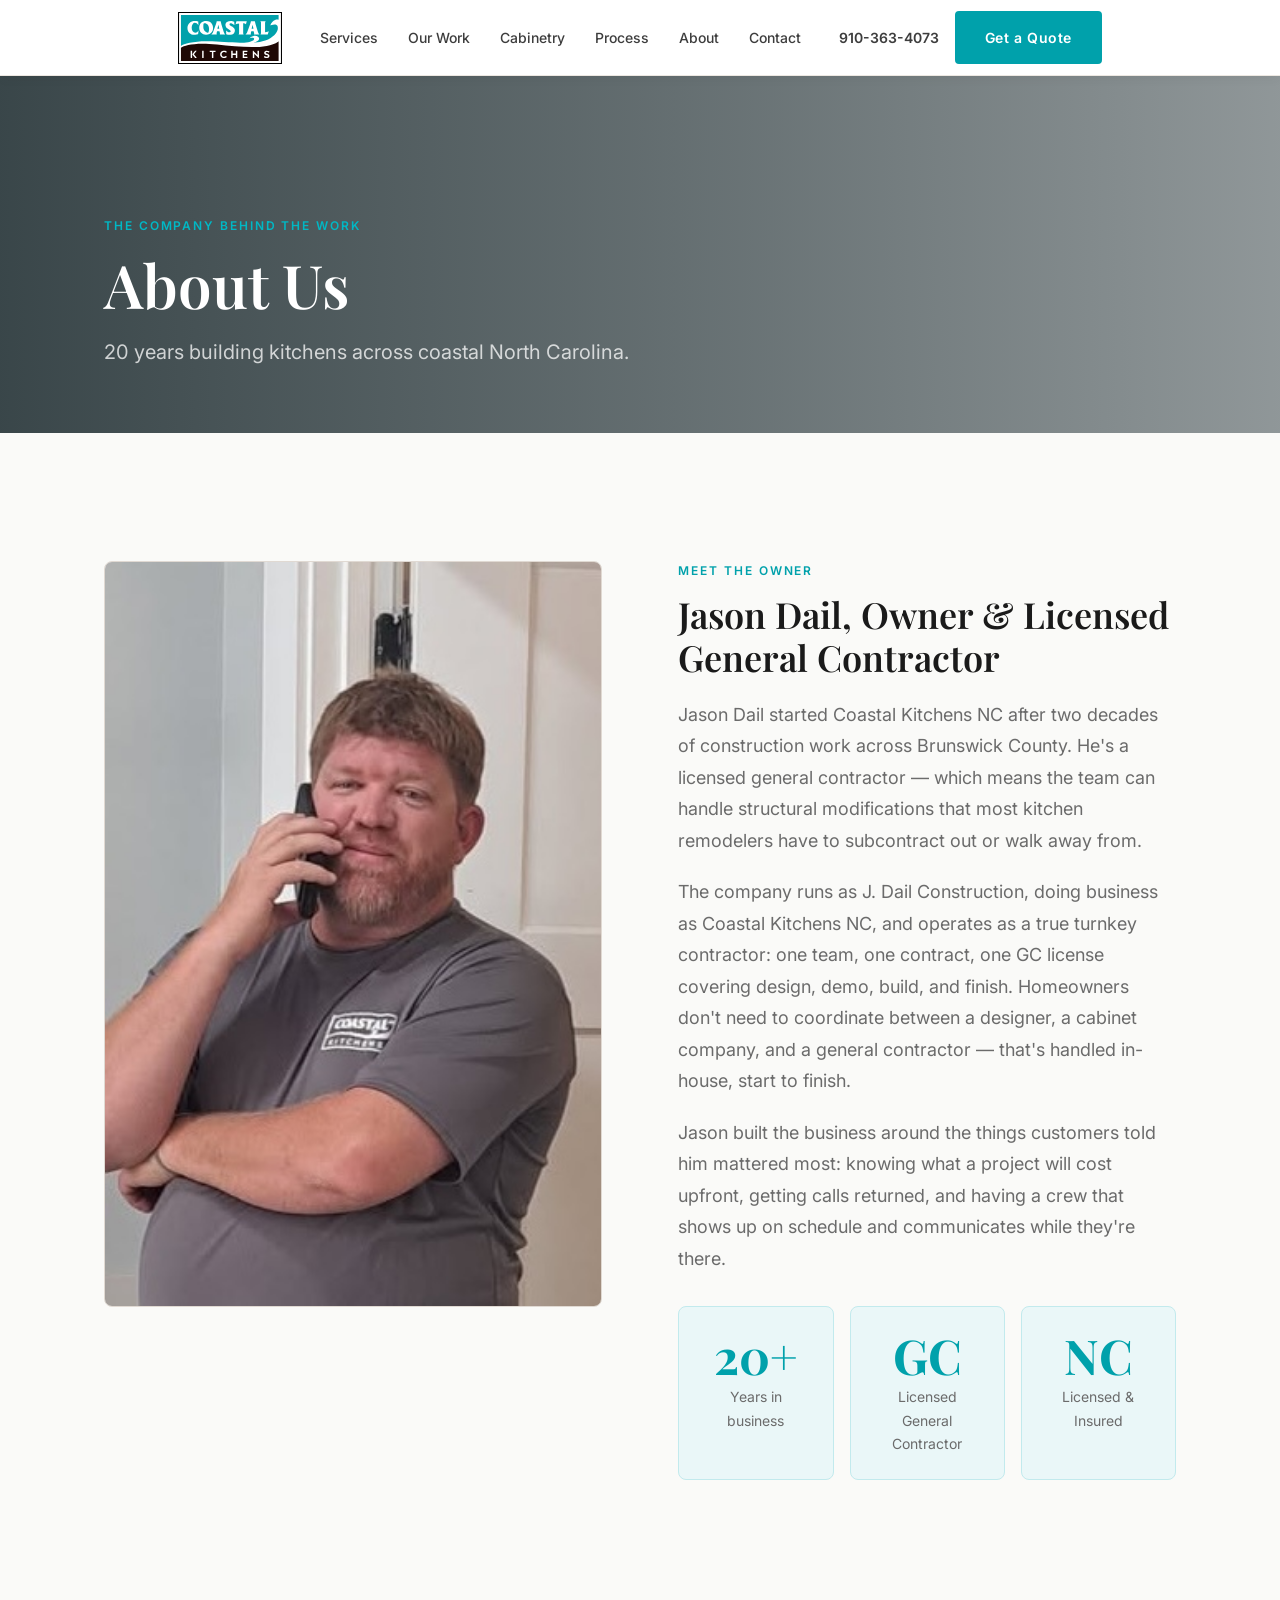
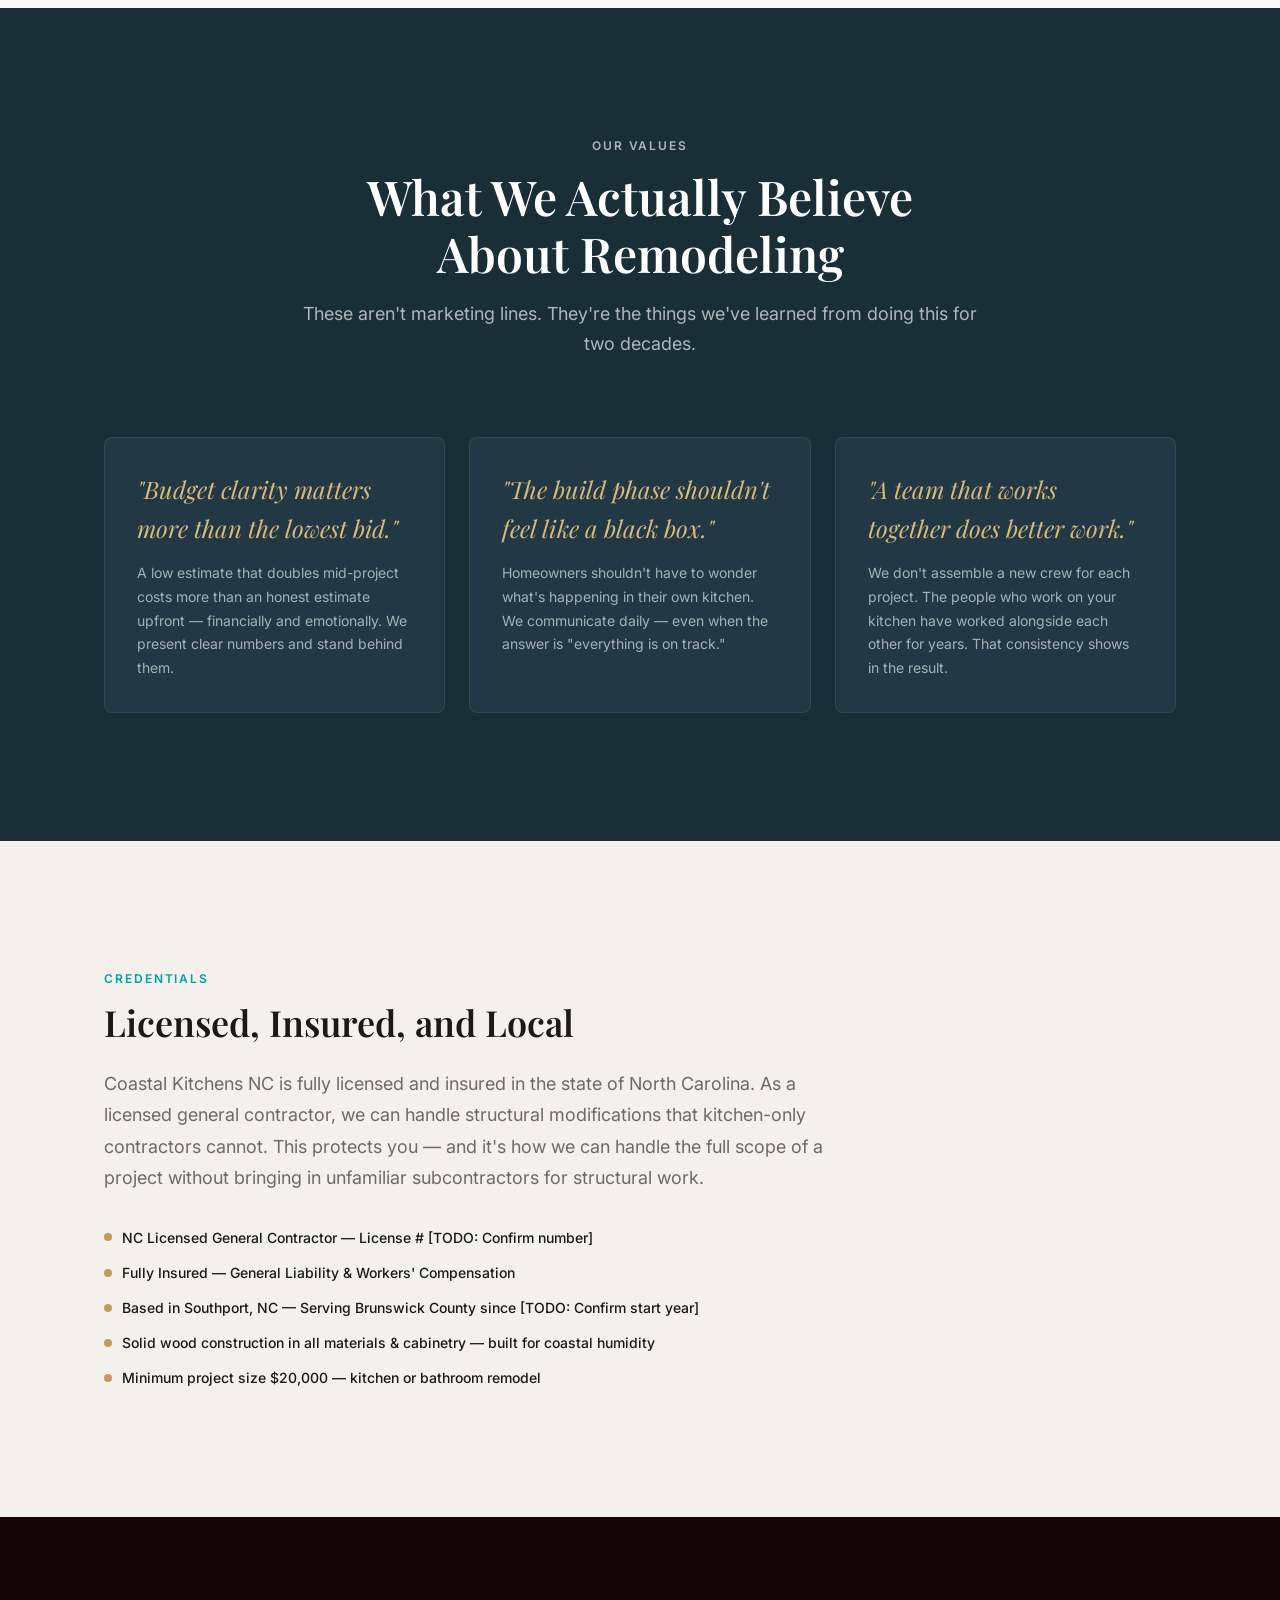
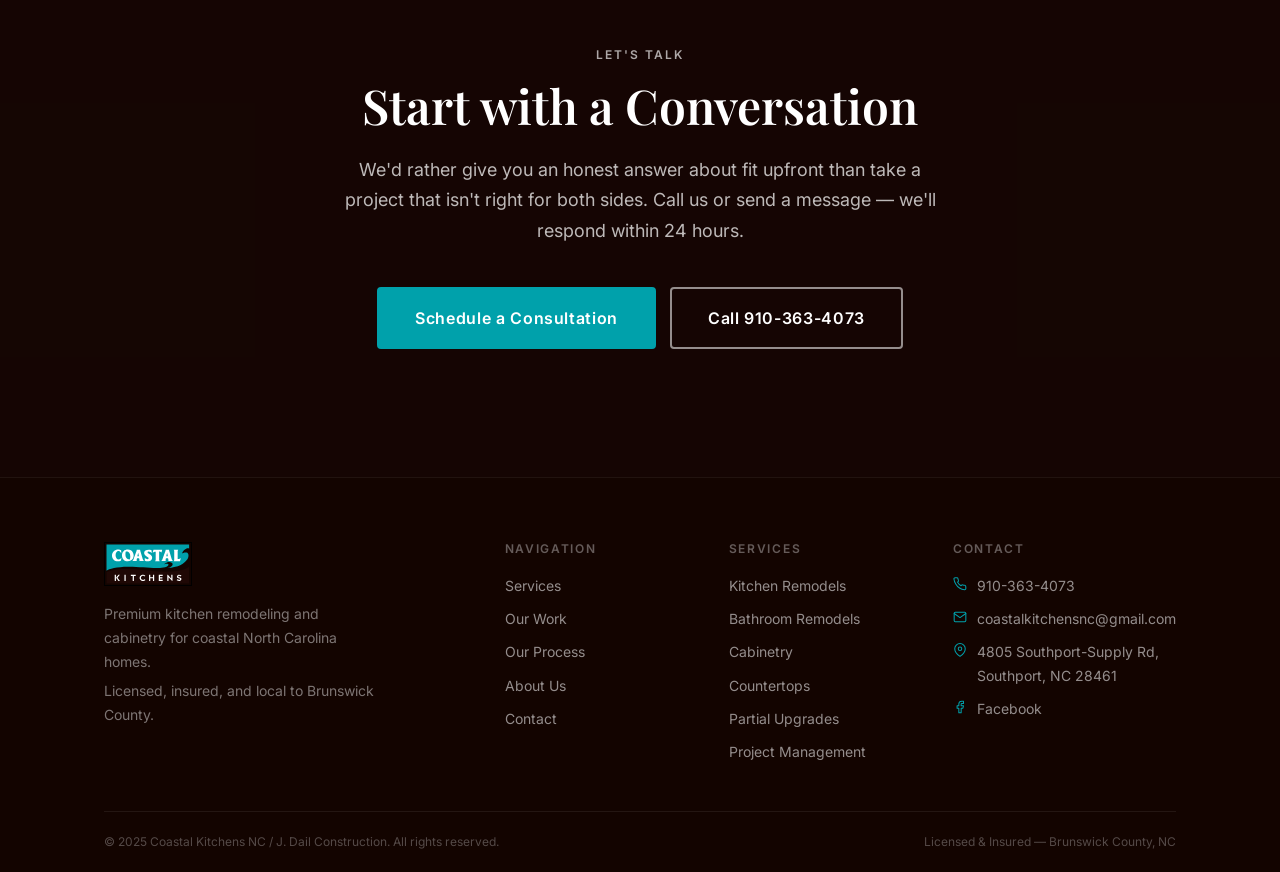
<file: about.html>
<!DOCTYPE html>
<html lang="en">
<head>
  <meta charset="UTF-8" />
  <meta name="viewport" content="width=device-width, initial-scale=1.0" />
  <title>About — Coastal Kitchens NC</title>
  <meta name="description" content="Jason Dail and Coastal Kitchens NC — 20 years of kitchen remodeling experience in Brunswick County, coastal North Carolina. Licensed general contractor." />
  <link rel="icon" type="image/png" sizes="192x192" href="images/favicon.png" />
  <link rel="shortcut icon" href="favicon.ico" type="image/png" />
  <link rel="apple-touch-icon" href="images/favicon.png" />
  <link rel="stylesheet" href="css/styles.css" />
  <link rel="preconnect" href="https://fonts.googleapis.com" />
  <link rel="preconnect" href="https://fonts.gstatic.com" crossorigin />
</head>
<body>

  <!-- Navigation -->
  <header class="site-header solid" id="site-header">
    <div class="container">
      <nav class="nav-inner">
        <a href="index.html" class="site-logo">
          <img src="images/logo.svg" alt="Coastal Kitchens NC" class="logo-img" />
        </a>
        <ul class="nav-links">
          <li><a href="services.html">Services</a></li>
          <li><a href="portfolio.html">Our Work</a></li>
          <li><a href="cabinetry.html">Cabinetry</a></li>
          <li><a href="process.html">Process</a></li>
          <li><a href="about.html">About</a></li>
          <li><a href="contact.html">Contact</a></li>
        </ul>
        <div class="nav-actions">
          <a href="tel:9103634073" class="nav-phone">910-363-4073</a>
          <a href="contact.html" class="btn btn-primary">Get a Quote</a>
          <button class="mobile-menu-toggle" aria-label="Open menu"><span></span><span></span><span></span></button>
        </div>
      </nav>
    </div>
  </header>
  <nav class="mobile-nav" aria-label="Mobile navigation">
    <a href="services.html">Services</a>
    <a href="portfolio.html">Our Work</a>
    <a href="cabinetry.html">Cabinetry</a>
    <a href="process.html">Process</a>
    <a href="about.html">About</a>
    <a href="contact.html">Contact</a>
    <a href="tel:9103634073" class="mobile-phone">910-363-4073</a>
  </nav>

  <!-- Page Hero -->
  <div class="page-hero">
    <div class="container">
      <span class="eyebrow">The Company Behind the Work</span>
      <h1>About Us</h1>
      <!-- TODO: Confirm tagline language with Jason -->
      <p>20 years building kitchens across coastal North Carolina.</p>
    </div>
  </div>

  <!-- About Intro -->
  <section class="section-pad bg-cream">
    <div class="container">
      <div class="about-intro-grid">

        <div class="about-intro-image">
          <img src="images/jason-dail-2.jpg" alt="Jason Dail, Owner of Coastal Kitchens NC" style="width:100%;height:100%;object-fit:cover;object-position:center top;display:block;" />
        </div>

        <div class="about-intro-content">
          <span class="eyebrow">Meet the Owner</span>
          <h2>Jason Dail, Owner &amp; Licensed General Contractor</h2>
          <!-- TODO: Review and personalize this with Jason's own words/story -->
          <p>
            Jason Dail started Coastal Kitchens NC after two decades of construction work
            across Brunswick County. He's a licensed general contractor — which means the
            team can handle structural modifications that most kitchen remodelers have to
            subcontract out or walk away from.
          </p>
          <p>
            The company runs as J. Dail Construction, doing business as Coastal Kitchens NC,
            and operates as a true turnkey contractor: one team, one contract, one GC license
            covering design, demo, build, and finish. Homeowners don't need to coordinate
            between a designer, a cabinet company, and a general contractor — that's handled
            in-house, start to finish.
          </p>
          <p>
            Jason built the business around the things customers told him mattered most:
            knowing what a project will cost upfront, getting calls returned, and having
            a crew that shows up on schedule and communicates while they're there.
          </p>
          <!-- TODO: Confirm exact license type/number with Jason -->
          <div class="about-stat-row">
            <div class="about-stat">
              <div class="number">20+</div>
              <div class="label">Years in business</div>
            </div>
            <div class="about-stat">
              <div class="number">GC</div>
              <div class="label">Licensed General Contractor</div>
            </div>
            <div class="about-stat">
              <div class="number">NC</div>
              <div class="label">Licensed &amp; Insured</div>
            </div>
          </div>
        </div>

      </div>
    </div>
  </section>

  <!-- What Makes Us Different -->
  <section class="section-pad bg-navy">
    <div class="container">

      <div class="section-header centered light">
        <span class="eyebrow light">Our Values</span>
        <h2 style="color: var(--white);">What We Actually Believe About Remodeling</h2>
        <p>These aren't marketing lines. They're the things we've learned from doing this for two decades.</p>
      </div>

      <div style="display: grid; grid-template-columns: repeat(3, 1fr); gap: 24px;" class="values-grid">

        <div style="background: var(--navy-mid); border: 1px solid rgba(255,255,255,0.07); border-radius: var(--radius-lg); padding: 32px;">
          <div style="font-family: var(--font-heading); font-size: var(--text-2xl); color: var(--sand-light); margin-bottom: 12px; font-style: italic;">"Budget clarity matters more than the lowest bid."</div>
          <p style="font-size: var(--text-sm); color: rgba(255,255,255,0.6); line-height: 1.7;">A low estimate that doubles mid-project costs more than an honest estimate upfront — financially and emotionally. We present clear numbers and stand behind them.</p>
        </div>

        <div style="background: var(--navy-mid); border: 1px solid rgba(255,255,255,0.07); border-radius: var(--radius-lg); padding: 32px;">
          <div style="font-family: var(--font-heading); font-size: var(--text-2xl); color: var(--sand-light); margin-bottom: 12px; font-style: italic;">"The build phase shouldn't feel like a black box."</div>
          <p style="font-size: var(--text-sm); color: rgba(255,255,255,0.6); line-height: 1.7;">Homeowners shouldn't have to wonder what's happening in their own kitchen. We communicate daily — even when the answer is "everything is on track."</p>
        </div>

        <div style="background: var(--navy-mid); border: 1px solid rgba(255,255,255,0.07); border-radius: var(--radius-lg); padding: 32px;">
          <div style="font-family: var(--font-heading); font-size: var(--text-2xl); color: var(--sand-light); margin-bottom: 12px; font-style: italic;">"A team that works together does better work."</div>
          <p style="font-size: var(--text-sm); color: rgba(255,255,255,0.6); line-height: 1.7;">We don't assemble a new crew for each project. The people who work on your kitchen have worked alongside each other for years. That consistency shows in the result.</p>
        </div>

      </div>

    </div>
  </section>

  <!-- Credentials -->
  <section class="section-pad bg-warm">
    <div class="container">
      <div style="max-width: 720px;">
        <span class="eyebrow">Credentials</span>
        <h2 style="font-size: clamp(var(--text-2xl), 3vw, var(--text-4xl)); margin-bottom: 24px;">Licensed, Insured, and Local</h2>
        <p style="font-size: var(--text-lg); color: var(--text-muted); line-height: 1.75; margin-bottom: 32px;">
          Coastal Kitchens NC is fully licensed and insured in the state of North Carolina.
          As a licensed general contractor, we can handle structural modifications that
          kitchen-only contractors cannot. This protects you — and it's how we can handle
          the full scope of a project without bringing in unfamiliar subcontractors for
          structural work.
        </p>
        <ul style="display: flex; flex-direction: column; gap: 12px;">
          <!-- TODO: Confirm actual license type and number with Jason -->
          <li style="display: flex; align-items: center; gap: 10px; font-size: var(--text-sm); font-weight: 500; color: var(--text-primary);">
            <div style="width: 8px; height: 8px; border-radius: 50%; background: var(--sand); flex-shrink: 0;"></div>
            NC Licensed General Contractor — License # [TODO: Confirm number]
          </li>
          <li style="display: flex; align-items: center; gap: 10px; font-size: var(--text-sm); font-weight: 500; color: var(--text-primary);">
            <div style="width: 8px; height: 8px; border-radius: 50%; background: var(--sand); flex-shrink: 0;"></div>
            Fully Insured — General Liability &amp; Workers' Compensation
          </li>
          <li style="display: flex; align-items: center; gap: 10px; font-size: var(--text-sm); font-weight: 500; color: var(--text-primary);">
            <div style="width: 8px; height: 8px; border-radius: 50%; background: var(--sand); flex-shrink: 0;"></div>
            Based in Southport, NC — Serving Brunswick County since [TODO: Confirm start year]
          </li>
          <li style="display: flex; align-items: center; gap: 10px; font-size: var(--text-sm); font-weight: 500; color: var(--text-primary);">
            <div style="width: 8px; height: 8px; border-radius: 50%; background: var(--sand); flex-shrink: 0;"></div>
            Solid wood construction in all materials &amp; cabinetry — built for coastal humidity
          </li>
          <li style="display: flex; align-items: center; gap: 10px; font-size: var(--text-sm); font-weight: 500; color: var(--text-primary);">
            <div style="width: 8px; height: 8px; border-radius: 50%; background: var(--sand); flex-shrink: 0;"></div>
            Minimum project size $20,000 — kitchen or bathroom remodel
          </li>
        </ul>
      </div>
    </div>
  </section>

  <!-- CTA -->
  <section class="final-cta">
    <div class="final-cta-bg"></div>
    <div class="final-cta-overlay"></div>
    <div class="final-cta-content">
      <span class="eyebrow light">Let's Talk</span>
      <h2>Start with a Conversation</h2>
      <p>
        We'd rather give you an honest answer about fit upfront than take a project
        that isn't right for both sides. Call us or send a message — we'll respond within 24 hours.
      </p>
      <div class="final-cta-actions">
        <a href="contact.html" class="btn btn-primary btn-lg">Schedule a Consultation</a>
        <a href="tel:9103634073" class="btn btn-ghost-light btn-lg">Call 910-363-4073</a>
      </div>
    </div>
  </section>

  <!-- Footer -->
  <footer class="site-footer">
    <div class="container">
      <div class="footer-grid">
        <div class="footer-brand"><a href="index.html" class="site-logo"><img src="images/logo.svg" alt="Coastal Kitchens NC" class="footer-logo-img" /></a><p>Premium kitchen remodeling and cabinetry for coastal North Carolina homes.</p><p>Licensed, insured, and local to Brunswick County.</p></div>
        <div class="footer-col"><h4>Navigation</h4><ul><li><a href="services.html">Services</a></li><li><a href="portfolio.html">Our Work</a></li><li><a href="process.html">Our Process</a></li><li><a href="about.html">About Us</a></li><li><a href="contact.html">Contact</a></li></ul></div>
        <div class="footer-col"><h4>Services</h4><ul><li>Kitchen Remodels</li><li>Bathroom Remodels</li><li>Cabinetry</li><li>Countertops</li><li>Partial Upgrades</li><li>Project Management</li></ul></div>
        <div class="footer-col"><h4>Contact</h4><ul><li><div class="footer-contact-item"><svg viewBox="0 0 24 24"><path d="M22 16.92v3a2 2 0 0 1-2.18 2 19.79 19.79 0 0 1-8.63-3.07A19.5 19.5 0 0 1 4.69 12 19.79 19.79 0 0 1 1.61 3.44 2 2 0 0 1 3.6 1.27h3a2 2 0 0 1 2 1.72 12.84 12.84 0 0 0 .7 2.81 2 2 0 0 1-.45 2.11L7.91 8.87a16 16 0 0 0 6.02 6.02l.87-.87a2 2 0 0 1 2.11-.45 12.84 12.84 0 0 0 2.81.7A2 2 0 0 1 21.73 16.92z"/></svg><a href="tel:9103634073" style="color:rgba(255,255,255,0.55)">910-363-4073</a></div></li><li><div class="footer-contact-item"><svg viewBox="0 0 24 24"><path d="M4 4h16c1.1 0 2 .9 2 2v12c0 1.1-.9 2-2 2H4c-1.1 0-2-.9-2-2V6c0-1.1.9-2 2-2z"/><polyline points="22,6 12,13 2,6"/></svg><a href="mailto:coastalkitchensnc@gmail.com" style="color:rgba(255,255,255,0.55)">coastalkitchensnc@gmail.com</a></div></li><li><div class="footer-contact-item"><svg viewBox="0 0 24 24"><path d="M21 10c0 7-9 13-9 13s-9-6-9-13a9 9 0 0 1 18 0z"/><circle cx="12" cy="10" r="3"/></svg><span style="color:rgba(255,255,255,0.55)">4805 Southport-Supply Rd, Southport, NC 28461</span></div></li><li><div class="footer-contact-item"><svg viewBox="0 0 24 24"><path d="M18 2h-3a5 5 0 0 0-5 5v3H7v4h3v8h4v-8h3l1-4h-4V7a1 1 0 0 1 1-1h3z"/></svg><a href="https://facebook.com/coastalkitchensnc" target="_blank" rel="noopener" style="color:rgba(255,255,255,0.55)">Facebook</a></div></li></ul></div>
      </div>
      <div class="footer-bottom">
        <p>&copy; 2025 Coastal Kitchens NC / J. Dail Construction. All rights reserved.</p>
        <p>Licensed &amp; Insured &mdash; Brunswick County, NC</p>
      </div>
    </div>
  </footer>

  <script src="js/main.js"></script>
</body>
</html>
</file>
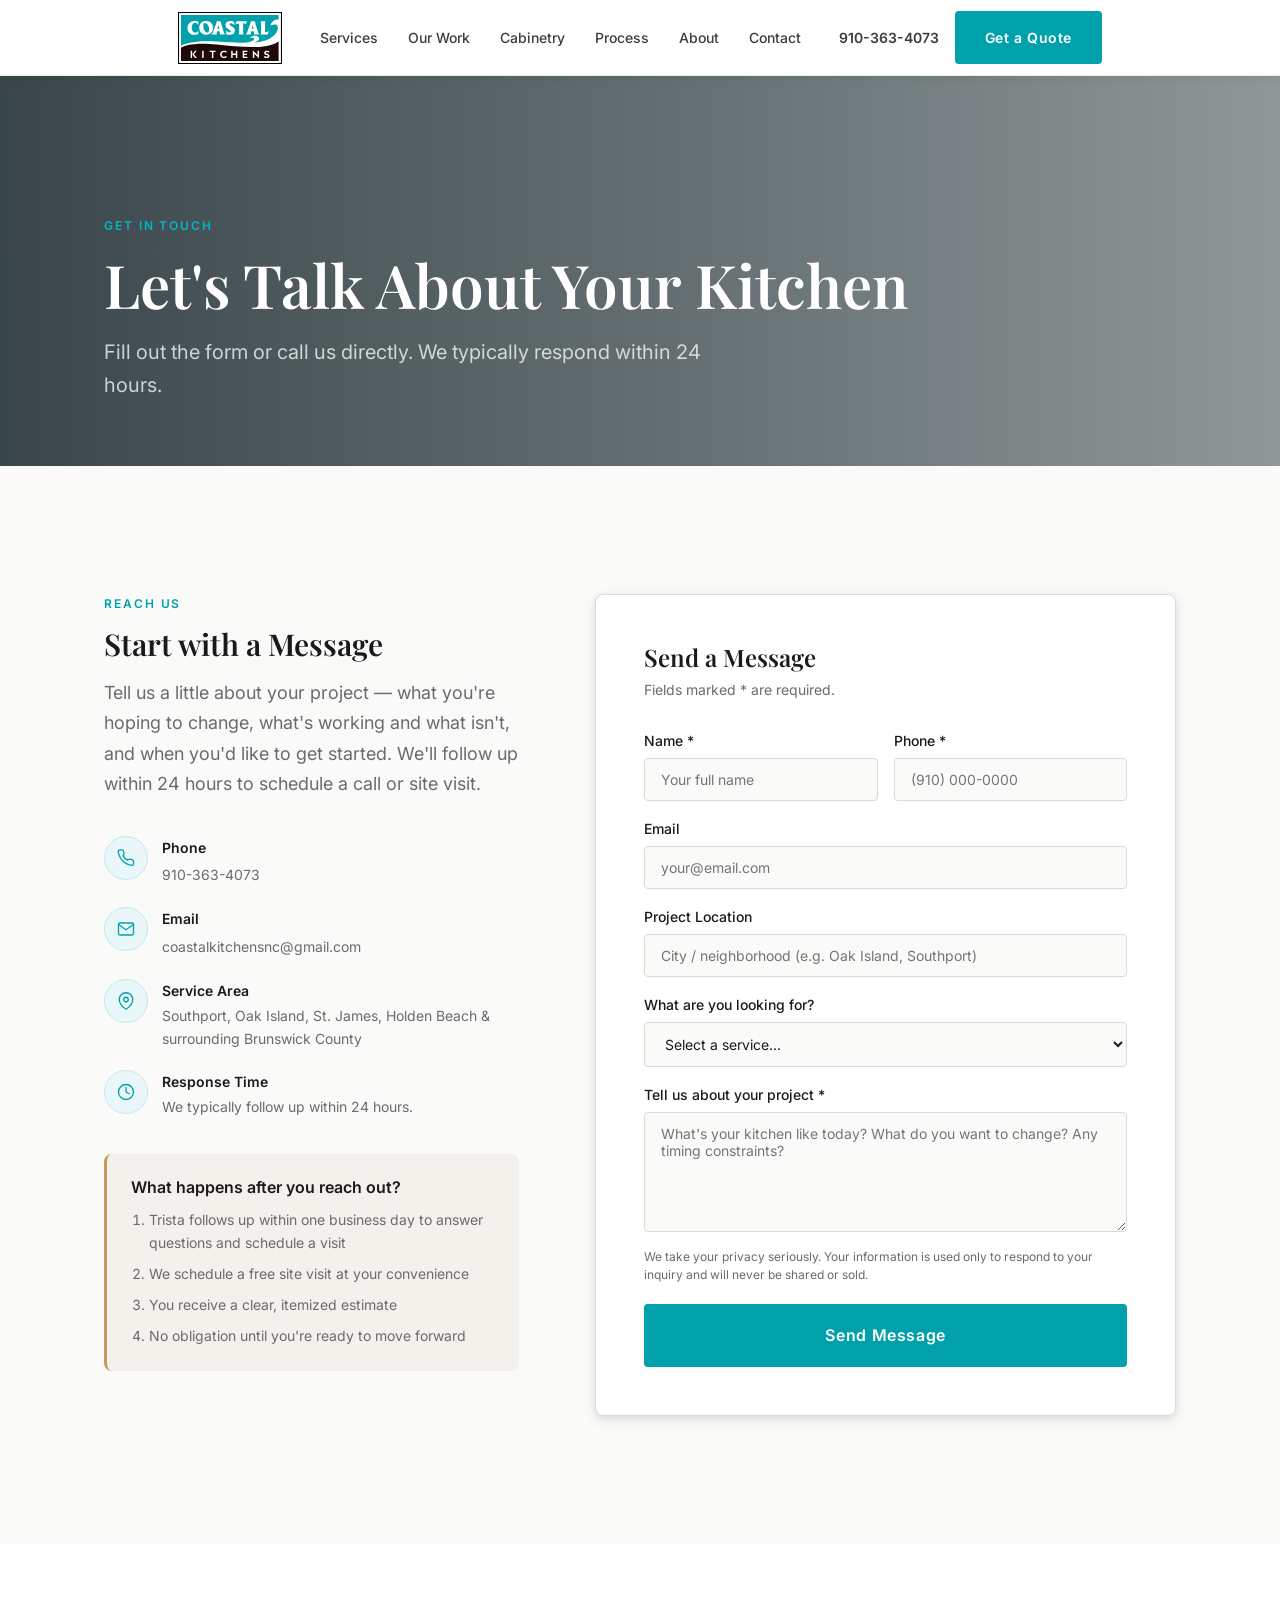
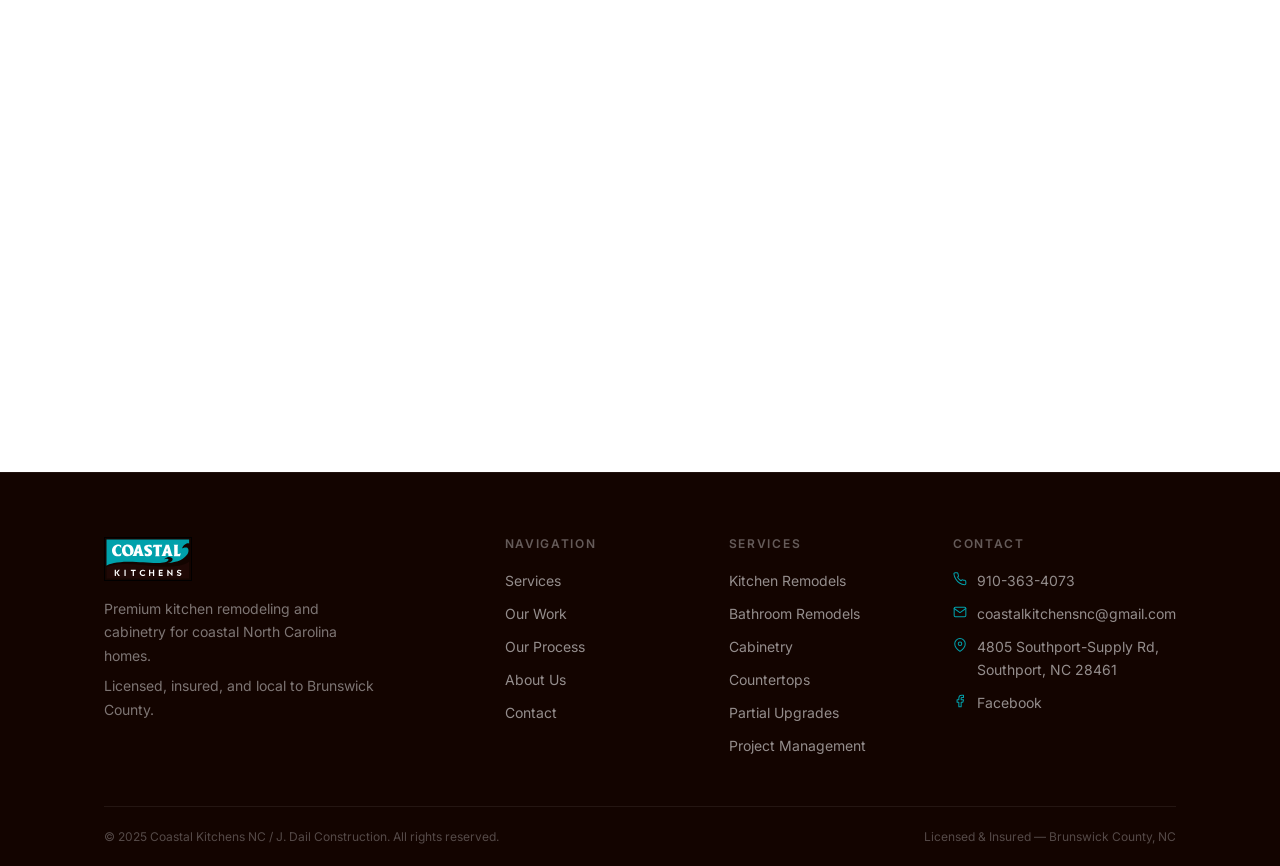
<file: contact.html>
<!DOCTYPE html>
<html lang="en">
<head>
  <meta charset="UTF-8" />
  <meta name="viewport" content="width=device-width, initial-scale=1.0" />
  <title>Contact — Coastal Kitchens NC</title>
  <meta name="description" content="Contact Coastal Kitchens NC to schedule a kitchen remodeling consultation in Southport, Oak Island, Holden Beach, or anywhere in Brunswick County, NC." />
  <link rel="icon" type="image/png" sizes="192x192" href="images/favicon.png" />
  <link rel="shortcut icon" href="favicon.ico" type="image/png" />
  <link rel="apple-touch-icon" href="images/favicon.png" />
  <link rel="stylesheet" href="css/styles.css" />
  <link rel="preconnect" href="https://fonts.googleapis.com" />
  <link rel="preconnect" href="https://fonts.gstatic.com" crossorigin />
</head>
<body>

  <!-- Navigation -->
  <header class="site-header solid" id="site-header">
    <div class="container">
      <nav class="nav-inner">
        <a href="index.html" class="site-logo">
          <img src="images/logo.svg" alt="Coastal Kitchens NC" class="logo-img" />
        </a>
        <ul class="nav-links">
          <li><a href="services.html">Services</a></li>
          <li><a href="portfolio.html">Our Work</a></li>
          <li><a href="cabinetry.html">Cabinetry</a></li>
          <li><a href="process.html">Process</a></li>
          <li><a href="about.html">About</a></li>
          <li><a href="contact.html">Contact</a></li>
        </ul>
        <div class="nav-actions">
          <a href="tel:9103634073" class="nav-phone">910-363-4073</a>
          <a href="contact.html" class="btn btn-primary">Get a Quote</a>
          <button class="mobile-menu-toggle" aria-label="Open menu"><span></span><span></span><span></span></button>
        </div>
      </nav>
    </div>
  </header>
  <nav class="mobile-nav" aria-label="Mobile navigation">
    <a href="services.html">Services</a>
    <a href="portfolio.html">Our Work</a>
    <a href="cabinetry.html">Cabinetry</a>
    <a href="process.html">Process</a>
    <a href="about.html">About</a>
    <a href="contact.html">Contact</a>
    <a href="tel:9103634073" class="mobile-phone">910-363-4073</a>
  </nav>

  <!-- Page Hero -->
  <div class="page-hero">
    <div class="container">
      <span class="eyebrow">Get in Touch</span>
      <h1>Let's Talk About Your Kitchen</h1>
      <p>Fill out the form or call us directly. We typically respond within 24 hours.</p>
    </div>
  </div>

  <!-- Contact Section -->
  <section class="section-pad bg-cream">
    <div class="container">
      <div class="contact-grid">

        <!-- Contact Info -->
        <div class="contact-info">
          <span class="eyebrow">Reach Us</span>
          <h2>Start with a Message</h2>
          <p>
            Tell us a little about your project — what you're hoping to change, what's
            working and what isn't, and when you'd like to get started. We'll follow up
            within 24 hours to schedule a call or site visit.
          </p>

          <div class="contact-detail">
            <div class="contact-detail-icon">
              <svg viewBox="0 0 24 24"><path d="M22 16.92v3a2 2 0 0 1-2.18 2 19.79 19.79 0 0 1-8.63-3.07A19.5 19.5 0 0 1 4.69 12 19.79 19.79 0 0 1 1.61 3.44 2 2 0 0 1 3.6 1.27h3a2 2 0 0 1 2 1.72 12.84 12.84 0 0 0 .7 2.81 2 2 0 0 1-.45 2.11L7.91 8.87a16 16 0 0 0 6.02 6.02l.87-.87a2 2 0 0 1 2.11-.45 12.84 12.84 0 0 0 2.81.7A2 2 0 0 1 21.73 16.92z"/></svg>
            </div>
            <div class="contact-detail-text">
              <strong>Phone</strong>
              <a href="tel:9103634073">910-363-4073</a>
            </div>
          </div>

          <!-- TODO: Add email address once confirmed with Jason -->
          <div class="contact-detail">
            <div class="contact-detail-icon">
              <svg viewBox="0 0 24 24"><path d="M4 4h16c1.1 0 2 .9 2 2v12c0 1.1-.9 2-2 2H4c-1.1 0-2-.9-2-2V6c0-1.1.9-2 2-2z"/><polyline points="22,6 12,13 2,6"/></svg>
            </div>
            <div class="contact-detail-text">
              <strong>Email</strong>
              <a href="mailto:coastalkitchensnc@gmail.com">coastalkitchensnc@gmail.com</a>
            </div>
          </div>

          <div class="contact-detail">
            <div class="contact-detail-icon">
              <svg viewBox="0 0 24 24"><path d="M21 10c0 7-9 13-9 13s-9-6-9-13a9 9 0 0 1 18 0z"/><circle cx="12" cy="10" r="3"/></svg>
            </div>
            <div class="contact-detail-text">
              <strong>Service Area</strong>
              <!-- TODO: Confirm full service area with Jason -->
              <p>Southport, Oak Island, St. James, Holden Beach &amp; surrounding Brunswick County</p>
            </div>
          </div>

          <div class="contact-detail">
            <div class="contact-detail-icon">
              <svg viewBox="0 0 24 24"><circle cx="12" cy="12" r="10"/><polyline points="12 6 12 12 16 14"/></svg>
            </div>
            <div class="contact-detail-text">
              <strong>Response Time</strong>
              <!-- TODO: Confirm typical response time with Jason -->
              <p>We typically follow up within 24 hours.</p>
            </div>
          </div>

          <!-- What to Expect -->
          <div style="margin-top: 36px; padding: 24px; background: var(--warm-white); border-radius: var(--radius-lg); border-left: 3px solid var(--sand);">
            <h4 style="font-size: var(--text-base); margin-bottom: 10px; font-family: var(--font-body);">What happens after you reach out?</h4>
            <ol style="display: flex; flex-direction: column; gap: 8px; list-style: decimal; padding-left: 18px;">
              <li style="font-size: var(--text-sm); color: var(--text-muted);">Trista follows up within one business day to answer questions and schedule a visit</li>
              <li style="font-size: var(--text-sm); color: var(--text-muted);">We schedule a free site visit at your convenience</li>
              <li style="font-size: var(--text-sm); color: var(--text-muted);">You receive a clear, itemized estimate</li>
              <li style="font-size: var(--text-sm); color: var(--text-muted);">No obligation until you're ready to move forward</li>
            </ol>
          </div>

        </div>

        <!-- Contact Form -->
        <!-- TODO: Wire up form to a real handler.
                  Recommended options:
                  - Formspree.io (free for low volume, easy to set up)
                  - Netlify Forms (if hosting on Netlify)
                  - Simple mailto: fallback for now
                  Update the <form> action attribute accordingly.
        -->
        <div class="contact-form-card">
          <h3 style="font-size: var(--text-2xl); margin-bottom: 6px;">Send a Message</h3>
          <p style="font-size: var(--text-sm); color: var(--text-muted); margin-bottom: 28px;">Fields marked * are required.</p>

          <form id="contact-form" action="#" method="POST">
            <!-- TODO: Update action to real form endpoint (Formspree, Netlify, etc.) -->

            <div class="form-row">
              <div class="form-group">
                <label for="name">Name *</label>
                <input type="text" id="name" name="name" placeholder="Your full name" required />
              </div>
              <div class="form-group">
                <label for="phone">Phone *</label>
                <input type="tel" id="phone" name="phone" placeholder="(910) 000-0000" required />
              </div>
            </div>

            <div class="form-group">
              <label for="email">Email</label>
              <input type="email" id="email" name="email" placeholder="your@email.com" />
            </div>

            <div class="form-group">
              <label for="location">Project Location</label>
              <input type="text" id="location" name="location" placeholder="City / neighborhood (e.g. Oak Island, Southport)" />
            </div>

            <div class="form-group">
              <label for="service">What are you looking for?</label>
              <select id="service" name="service">
                <option value="">Select a service...</option>
                <option value="full-kitchen-remodel">Full kitchen remodel</option>
                <option value="bathroom-remodel">Bathroom remodel</option>
                <option value="cabinetry">Cabinetry</option>
                <option value="countertops">Countertops</option>
                <option value="partial">Partial upgrade</option>
                <option value="not-sure">Not sure yet</option>
              </select>
            </div>

            <div class="form-group">
              <label for="message">Tell us about your project *</label>
              <textarea id="message" name="message" placeholder="What's your kitchen like today? What do you want to change? Any timing constraints?" required></textarea>
            </div>

            <p class="form-note">
              We take your privacy seriously. Your information is used only to respond to
              your inquiry and will never be shared or sold.
            </p>

            <button type="submit" class="btn btn-primary btn-lg" style="width: 100%; justify-content: center;">
              Send Message
            </button>

          </form>
        </div>

      </div>
    </div>
  </section>

  <!-- Map -->
  <section class="section-pad bg-white" style="padding-top: 0;">
    <div class="container">
      <div style="border-radius: var(--radius-lg); overflow: hidden; height: 400px;">
        <iframe src="https://www.google.com/maps/embed?pb=!1m18!1m12!1m3!1d6618.967638327858!2d-78.06139362406303!3d33.95440197319393!2m3!1f0!2f0!3f0!3m2!1i1024!2i768!4f13.1!3m3!1m2!1s0x89aa0702018c2bc3%3A0x57bfa4d2dde5f5f2!2sCoastal%20Kitchens%20NC!5e0!3m2!1sen!2sus!4v1782846488048!5m2!1sen!2sus"
                width="100%" height="100%" style="border:0; display:block;" allowfullscreen="" loading="lazy" referrerpolicy="strict-origin-when-cross-origin" title="Coastal Kitchens NC on Google Maps"></iframe>
      </div>
    </div>
  </section>

  <!-- Footer -->
  <footer class="site-footer">
    <div class="container">
      <div class="footer-grid">
        <div class="footer-brand"><a href="index.html" class="site-logo"><img src="images/logo.svg" alt="Coastal Kitchens NC" class="footer-logo-img" /></a><p>Premium kitchen remodeling and cabinetry for coastal North Carolina homes.</p><p>Licensed, insured, and local to Brunswick County.</p></div>
        <div class="footer-col"><h4>Navigation</h4><ul><li><a href="services.html">Services</a></li><li><a href="portfolio.html">Our Work</a></li><li><a href="process.html">Our Process</a></li><li><a href="about.html">About Us</a></li><li><a href="contact.html">Contact</a></li></ul></div>
        <div class="footer-col"><h4>Services</h4><ul><li>Kitchen Remodels</li><li>Bathroom Remodels</li><li>Cabinetry</li><li>Countertops</li><li>Partial Upgrades</li><li>Project Management</li></ul></div>
        <div class="footer-col"><h4>Contact</h4><ul><li><div class="footer-contact-item"><svg viewBox="0 0 24 24"><path d="M22 16.92v3a2 2 0 0 1-2.18 2 19.79 19.79 0 0 1-8.63-3.07A19.5 19.5 0 0 1 4.69 12 19.79 19.79 0 0 1 1.61 3.44 2 2 0 0 1 3.6 1.27h3a2 2 0 0 1 2 1.72 12.84 12.84 0 0 0 .7 2.81 2 2 0 0 1-.45 2.11L7.91 8.87a16 16 0 0 0 6.02 6.02l.87-.87a2 2 0 0 1 2.11-.45 12.84 12.84 0 0 0 2.81.7A2 2 0 0 1 21.73 16.92z"/></svg><a href="tel:9103634073" style="color:rgba(255,255,255,0.55)">910-363-4073</a></div></li><li><div class="footer-contact-item"><svg viewBox="0 0 24 24"><path d="M4 4h16c1.1 0 2 .9 2 2v12c0 1.1-.9 2-2 2H4c-1.1 0-2-.9-2-2V6c0-1.1.9-2 2-2z"/><polyline points="22,6 12,13 2,6"/></svg><a href="mailto:coastalkitchensnc@gmail.com" style="color:rgba(255,255,255,0.55)">coastalkitchensnc@gmail.com</a></div></li><li><div class="footer-contact-item"><svg viewBox="0 0 24 24"><path d="M21 10c0 7-9 13-9 13s-9-6-9-13a9 9 0 0 1 18 0z"/><circle cx="12" cy="10" r="3"/></svg><span style="color:rgba(255,255,255,0.55)">4805 Southport-Supply Rd, Southport, NC 28461</span></div></li><li><div class="footer-contact-item"><svg viewBox="0 0 24 24"><path d="M18 2h-3a5 5 0 0 0-5 5v3H7v4h3v8h4v-8h3l1-4h-4V7a1 1 0 0 1 1-1h3z"/></svg><a href="https://facebook.com/coastalkitchensnc" target="_blank" rel="noopener" style="color:rgba(255,255,255,0.55)">Facebook</a></div></li></ul></div>
      </div>
      <div class="footer-bottom">
        <p>&copy; 2025 Coastal Kitchens NC / J. Dail Construction. All rights reserved.</p>
        <p>Licensed &amp; Insured &mdash; Brunswick County, NC</p>
      </div>
    </div>
  </footer>

  <script src="js/main.js"></script>
</body>
</html>
</file>
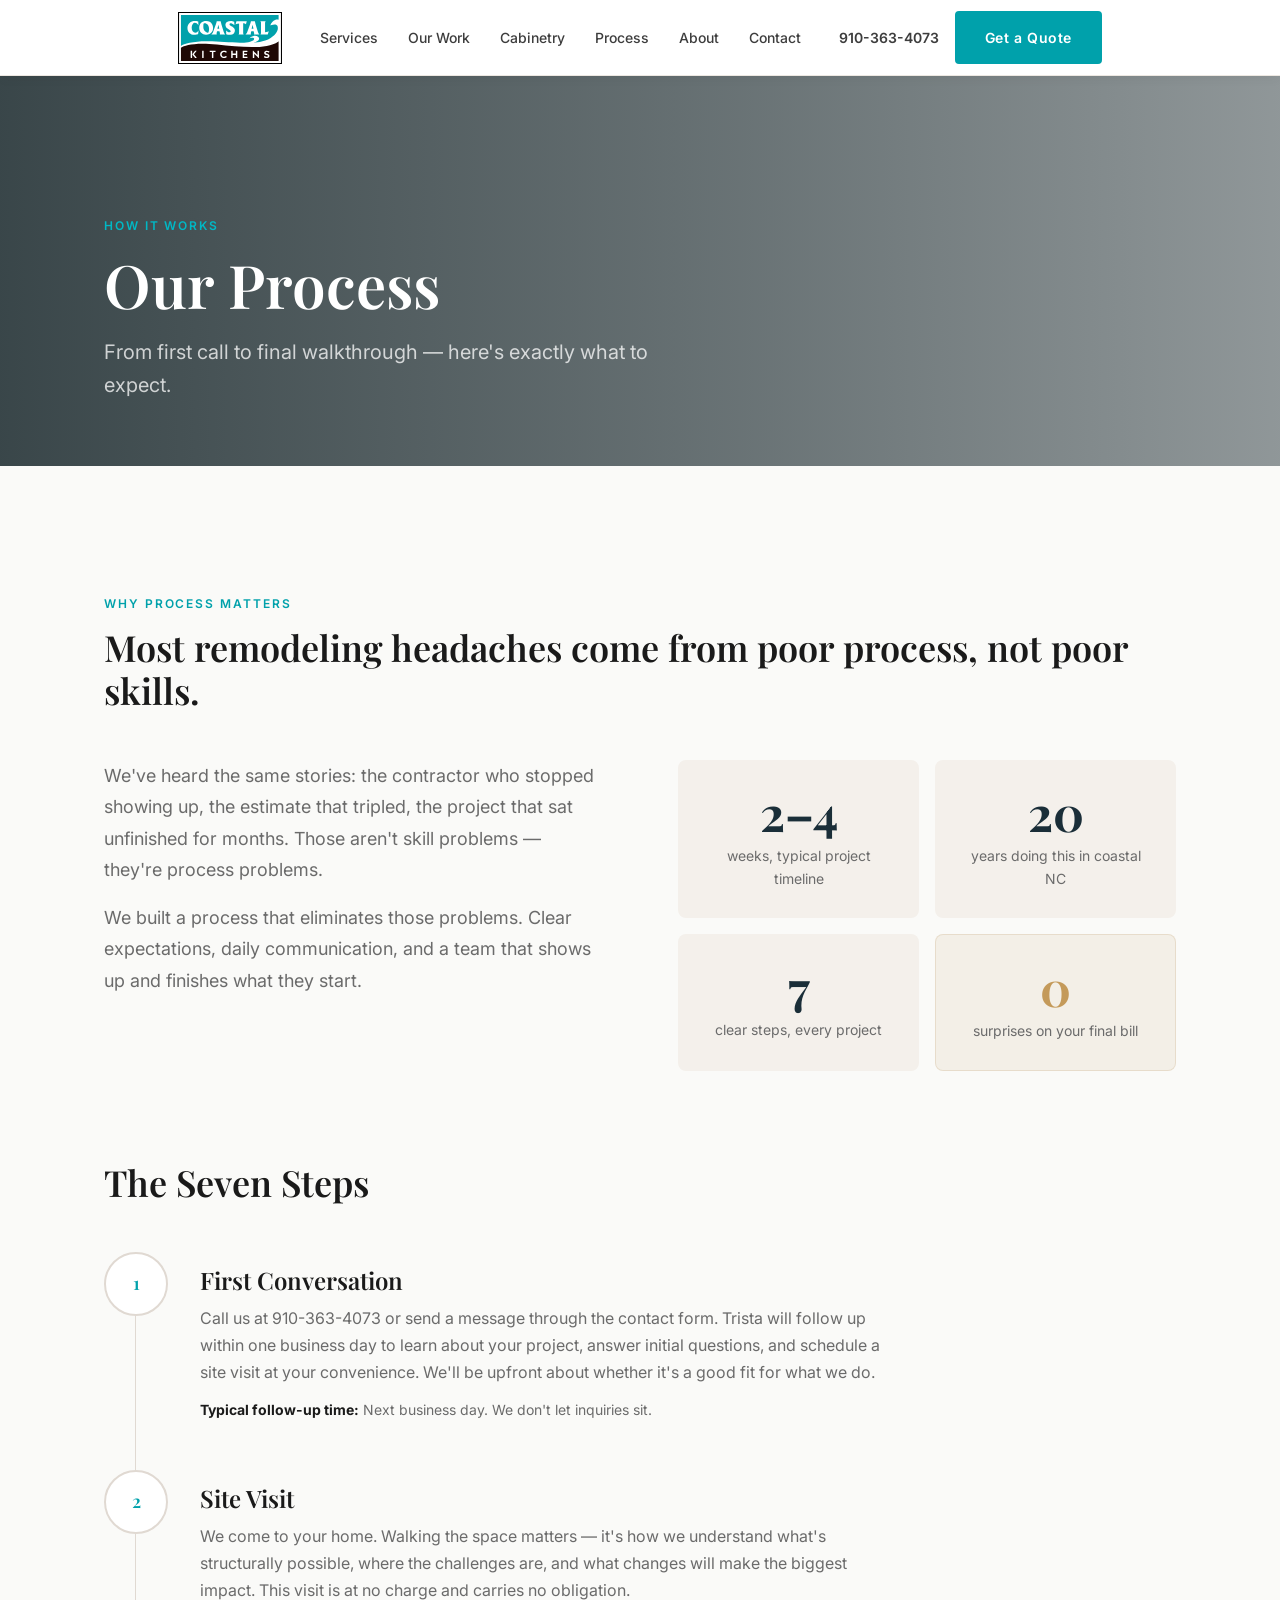
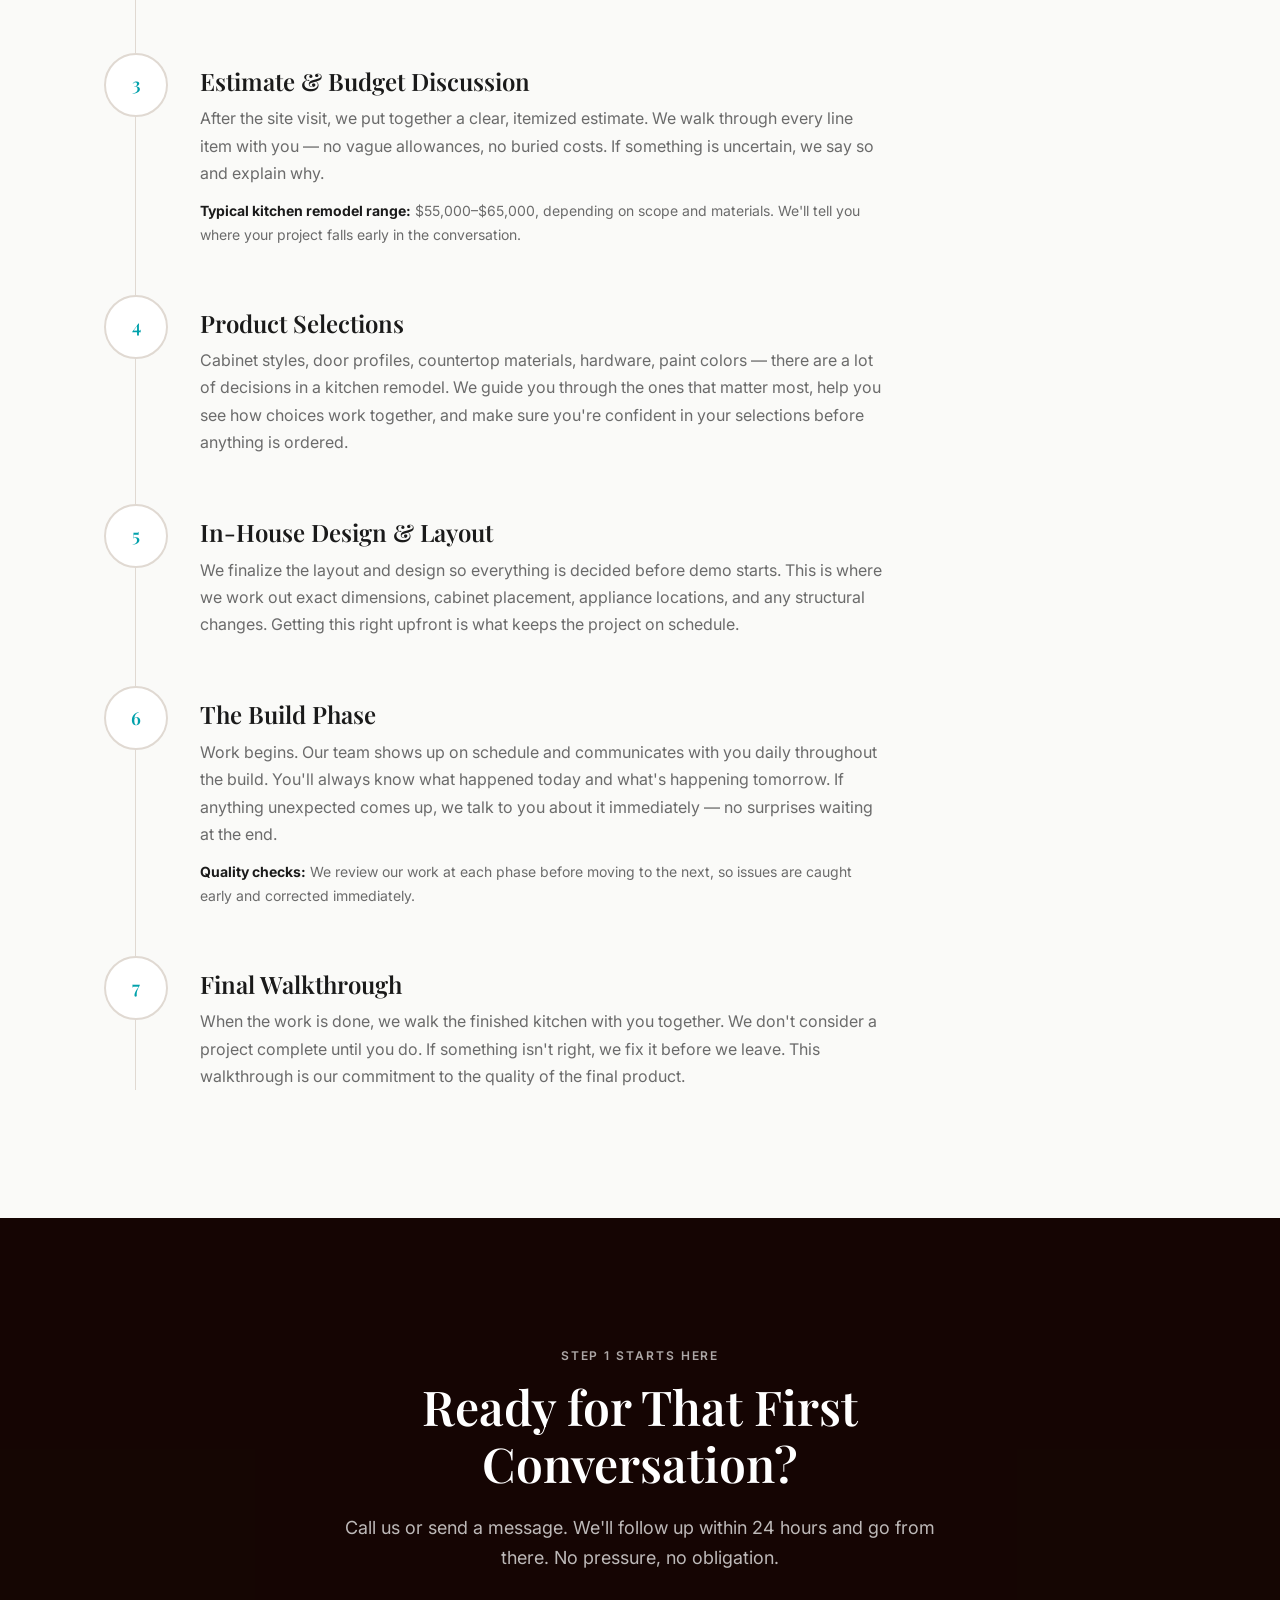
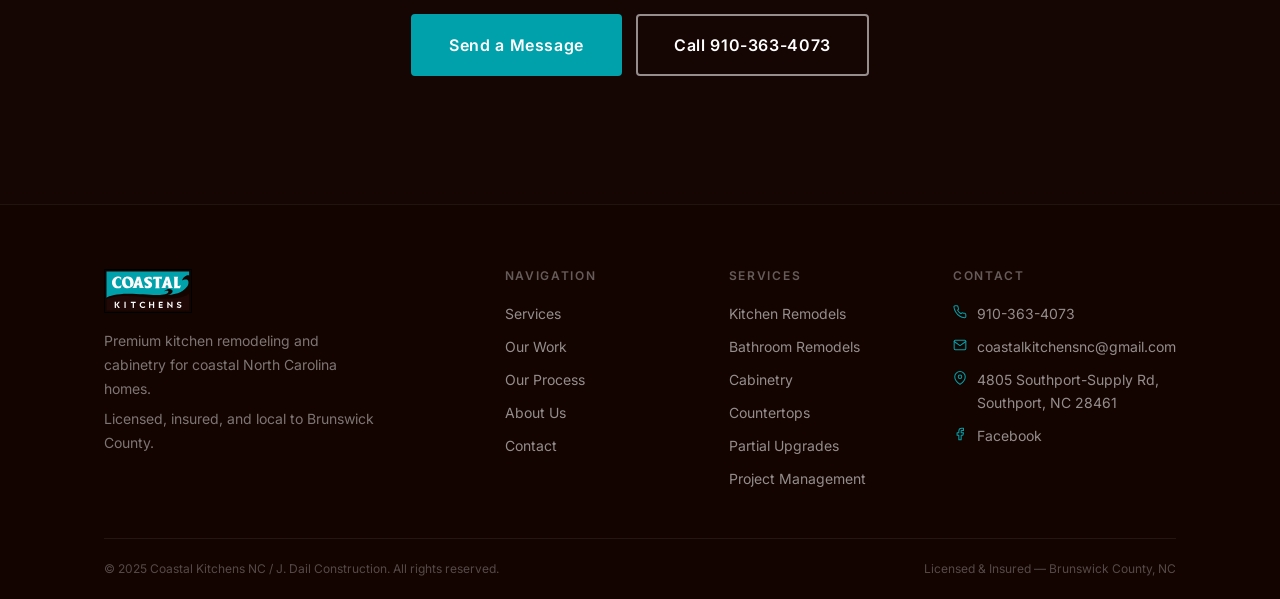
<file: process.html>
<!DOCTYPE html>
<html lang="en">
<head>
  <meta charset="UTF-8" />
  <meta name="viewport" content="width=device-width, initial-scale=1.0" />
  <title>Our Process — Coastal Kitchens NC</title>
  <meta name="description" content="Learn how Coastal Kitchens NC handles kitchen remodels from the first call through the final walkthrough. Clear steps, clear communication." />
  <link rel="icon" type="image/png" sizes="192x192" href="images/favicon.png" />
  <link rel="shortcut icon" href="favicon.ico" type="image/png" />
  <link rel="apple-touch-icon" href="images/favicon.png" />
  <link rel="stylesheet" href="css/styles.css" />
  <link rel="preconnect" href="https://fonts.googleapis.com" />
  <link rel="preconnect" href="https://fonts.gstatic.com" crossorigin />
</head>
<body>

  <!-- Navigation -->
  <header class="site-header solid" id="site-header">
    <div class="container">
      <nav class="nav-inner">
        <a href="index.html" class="site-logo">
          <img src="images/logo.svg" alt="Coastal Kitchens NC" class="logo-img" />
        </a>
        <ul class="nav-links">
          <li><a href="services.html">Services</a></li>
          <li><a href="portfolio.html">Our Work</a></li>
          <li><a href="cabinetry.html">Cabinetry</a></li>
          <li><a href="process.html">Process</a></li>
          <li><a href="about.html">About</a></li>
          <li><a href="contact.html">Contact</a></li>
        </ul>
        <div class="nav-actions">
          <a href="tel:9103634073" class="nav-phone">910-363-4073</a>
          <a href="contact.html" class="btn btn-primary">Get a Quote</a>
          <button class="mobile-menu-toggle" aria-label="Open menu"><span></span><span></span><span></span></button>
        </div>
      </nav>
    </div>
  </header>
  <nav class="mobile-nav" aria-label="Mobile navigation">
    <a href="services.html">Services</a>
    <a href="portfolio.html">Our Work</a>
    <a href="cabinetry.html">Cabinetry</a>
    <a href="process.html">Process</a>
    <a href="about.html">About</a>
    <a href="contact.html">Contact</a>
    <a href="tel:9103634073" class="mobile-phone">910-363-4073</a>
  </nav>

  <!-- Page Hero -->
  <div class="page-hero">
    <div class="container">
      <span class="eyebrow">How It Works</span>
      <h1>Our Process</h1>
      <p>From first call to final walkthrough — here's exactly what to expect.</p>
    </div>
  </div>

  <!-- Process Intro -->
  <section class="section-pad bg-cream">
    <div class="container">

      <span class="eyebrow">Why Process Matters</span>
      <h2 style="font-size: clamp(var(--text-3xl), 3.5vw, var(--text-4xl)); margin-bottom: clamp(32px, 4vw, 48px);">
        Most remodeling headaches come from poor process, not poor skills.
      </h2>

      <div class="process-intro-grid" style="display: grid; grid-template-columns: 1fr 1fr; gap: clamp(40px, 6vw, 80px); align-items: start; margin-bottom: clamp(48px, 7vw, 96px);">
        <div>
          <p style="font-size: var(--text-lg); color: var(--text-muted); line-height: 1.75; margin-bottom: 16px;">
            We've heard the same stories: the contractor who stopped showing up, the estimate
            that tripled, the project that sat unfinished for months. Those aren't skill
            problems — they're process problems.
          </p>
          <p style="font-size: var(--text-lg); color: var(--text-muted); line-height: 1.75;">
            We built a process that eliminates those problems. Clear expectations, daily
            communication, and a team that shows up and finishes what they start.
          </p>
        </div>
        <div class="process-stats-grid" style="display: grid; grid-template-columns: 1fr 1fr; gap: 16px;">
          <div style="background: var(--warm-white); border-radius: var(--radius-lg); padding: 28px; text-align: center;">
            <div style="font-family: var(--font-heading); font-size: 3rem; font-weight: 700; color: var(--navy); line-height: 1; margin-bottom: 8px; white-space: nowrap;">2–4</div>
            <div style="font-size: var(--text-sm); color: var(--text-muted);">weeks, typical project timeline</div>
          </div>
          <div style="background: var(--warm-white); border-radius: var(--radius-lg); padding: 28px; text-align: center;">
            <div style="font-family: var(--font-heading); font-size: 3rem; font-weight: 700; color: var(--navy); line-height: 1; margin-bottom: 8px;">20</div>
            <div style="font-size: var(--text-sm); color: var(--text-muted);">years doing this in coastal NC</div>
          </div>
          <div style="background: var(--warm-white); border-radius: var(--radius-lg); padding: 28px; text-align: center;">
            <div style="font-family: var(--font-heading); font-size: 3rem; font-weight: 700; color: var(--navy); line-height: 1; margin-bottom: 8px;">7</div>
            <div style="font-size: var(--text-sm); color: var(--text-muted);">clear steps, every project</div>
          </div>
          <div style="background: rgba(184,144,90,0.1); border: 1px solid rgba(184,144,90,0.2); border-radius: var(--radius-lg); padding: 28px; text-align: center;">
            <div style="font-family: var(--font-heading); font-size: 3rem; font-weight: 700; color: var(--sand); line-height: 1; margin-bottom: 8px;">0</div>
            <div style="font-size: var(--text-sm); color: var(--text-muted);">surprises on your final bill</div>
          </div>
        </div>
      </div>

      <!-- Timeline -->
      <h2 style="font-size: clamp(var(--text-2xl), 3vw, var(--text-4xl)); margin-bottom: 48px;">The Seven Steps</h2>

      <div class="process-timeline">

        <div class="timeline-step">
          <div class="step-dot"><span>1</span></div>
          <div class="timeline-content">
            <h3>First Conversation</h3>
            <p>
              Call us at 910-363-4073 or send a message through the contact form.
              Trista will follow up within one business day to learn about your project,
              answer initial questions, and schedule a site visit at your convenience.
              We'll be upfront about whether it's a good fit for what we do.
            </p>
            <p style="margin-top: 12px; font-size: var(--text-sm); color: var(--text-muted);">
              <strong style="color: var(--text-primary);">Typical follow-up time:</strong> Next business day. We don't let inquiries sit.
            </p>
          </div>
        </div>

        <div class="timeline-step">
          <div class="step-dot"><span>2</span></div>
          <div class="timeline-content">
            <h3>Site Visit</h3>
            <p>
              We come to your home. Walking the space matters — it's how we understand
              what's structurally possible, where the challenges are, and what changes
              will make the biggest impact. This visit is at no charge and carries no obligation.
            </p>
          </div>
        </div>

        <div class="timeline-step">
          <div class="step-dot"><span>3</span></div>
          <div class="timeline-content">
            <h3>Estimate &amp; Budget Discussion</h3>
            <p>
              After the site visit, we put together a clear, itemized estimate. We walk through
              every line item with you — no vague allowances, no buried costs. If something
              is uncertain, we say so and explain why.
            </p>
            <p style="margin-top: 12px; font-size: var(--text-sm); color: var(--text-muted);">
              <strong style="color: var(--text-primary);">Typical kitchen remodel range:</strong> $55,000–$65,000, depending on scope and materials. We'll tell you where your project falls early in the conversation.
            </p>
          </div>
        </div>

        <div class="timeline-step">
          <div class="step-dot"><span>4</span></div>
          <div class="timeline-content">
            <h3>Product Selections</h3>
            <p>
              Cabinet styles, door profiles, countertop materials, hardware, paint colors —
              there are a lot of decisions in a kitchen remodel. We guide you through the
              ones that matter most, help you see how choices work together, and make
              sure you're confident in your selections before anything is ordered.
            </p>
          </div>
        </div>

        <div class="timeline-step">
          <div class="step-dot"><span>5</span></div>
          <div class="timeline-content">
            <h3>In-House Design &amp; Layout</h3>
            <p>
              We finalize the layout and design so everything is decided before demo starts.
              This is where we work out exact dimensions, cabinet placement, appliance
              locations, and any structural changes. Getting this right upfront is what
              keeps the project on schedule.
            </p>
          </div>
        </div>

        <div class="timeline-step">
          <div class="step-dot"><span>6</span></div>
          <div class="timeline-content">
            <h3>The Build Phase</h3>
            <p>
              Work begins. Our team shows up on schedule and communicates with you
              daily throughout the build. You'll always know what happened today and
              what's happening tomorrow. If anything unexpected comes up, we talk to
              you about it immediately — no surprises waiting at the end.
            </p>
            <p style="margin-top: 12px; font-size: var(--text-sm); color: var(--text-muted);">
              <strong style="color: var(--text-primary);">Quality checks:</strong> We review our work at each phase before moving to the next, so issues are caught early and corrected immediately.
            </p>
          </div>
        </div>

        <div class="timeline-step">
          <div class="step-dot"><span>7</span></div>
          <div class="timeline-content">
            <h3>Final Walkthrough</h3>
            <p>
              When the work is done, we walk the finished kitchen with you together.
              We don't consider a project complete until you do. If something isn't right,
              we fix it before we leave. This walkthrough is our commitment to the quality
              of the final product.
            </p>
          </div>
        </div>

      </div>

    </div>
  </section>

  <!-- CTA -->
  <section class="final-cta">
    <div class="final-cta-bg"></div>
    <div class="final-cta-overlay"></div>
    <div class="final-cta-content">
      <span class="eyebrow light">Step 1 Starts Here</span>
      <h2>Ready for That First Conversation?</h2>
      <p>
        Call us or send a message. We'll follow up within 24 hours and go from there.
        No pressure, no obligation.
      </p>
      <div class="final-cta-actions">
        <a href="contact.html" class="btn btn-primary btn-lg">Send a Message</a>
        <a href="tel:9103634073" class="btn btn-ghost-light btn-lg">Call 910-363-4073</a>
      </div>
    </div>
  </section>

  <!-- Footer -->
  <footer class="site-footer">
    <div class="container">
      <div class="footer-grid">
        <div class="footer-brand"><a href="index.html" class="site-logo"><img src="images/logo.svg" alt="Coastal Kitchens NC" class="footer-logo-img" /></a><p>Premium kitchen remodeling and cabinetry for coastal North Carolina homes.</p><p>Licensed, insured, and local to Brunswick County.</p></div>
        <div class="footer-col"><h4>Navigation</h4><ul><li><a href="services.html">Services</a></li><li><a href="portfolio.html">Our Work</a></li><li><a href="process.html">Our Process</a></li><li><a href="about.html">About Us</a></li><li><a href="contact.html">Contact</a></li></ul></div>
        <div class="footer-col"><h4>Services</h4><ul><li>Kitchen Remodels</li><li>Bathroom Remodels</li><li>Cabinetry</li><li>Countertops</li><li>Partial Upgrades</li><li>Project Management</li></ul></div>
        <div class="footer-col"><h4>Contact</h4><ul><li><div class="footer-contact-item"><svg viewBox="0 0 24 24"><path d="M22 16.92v3a2 2 0 0 1-2.18 2 19.79 19.79 0 0 1-8.63-3.07A19.5 19.5 0 0 1 4.69 12 19.79 19.79 0 0 1 1.61 3.44 2 2 0 0 1 3.6 1.27h3a2 2 0 0 1 2 1.72 12.84 12.84 0 0 0 .7 2.81 2 2 0 0 1-.45 2.11L7.91 8.87a16 16 0 0 0 6.02 6.02l.87-.87a2 2 0 0 1 2.11-.45 12.84 12.84 0 0 0 2.81.7A2 2 0 0 1 21.73 16.92z"/></svg><a href="tel:9103634073" style="color:rgba(255,255,255,0.55)">910-363-4073</a></div></li><li><div class="footer-contact-item"><svg viewBox="0 0 24 24"><path d="M4 4h16c1.1 0 2 .9 2 2v12c0 1.1-.9 2-2 2H4c-1.1 0-2-.9-2-2V6c0-1.1.9-2 2-2z"/><polyline points="22,6 12,13 2,6"/></svg><a href="mailto:coastalkitchensnc@gmail.com" style="color:rgba(255,255,255,0.55)">coastalkitchensnc@gmail.com</a></div></li><li><div class="footer-contact-item"><svg viewBox="0 0 24 24"><path d="M21 10c0 7-9 13-9 13s-9-6-9-13a9 9 0 0 1 18 0z"/><circle cx="12" cy="10" r="3"/></svg><span style="color:rgba(255,255,255,0.55)">4805 Southport-Supply Rd, Southport, NC 28461</span></div></li><li><div class="footer-contact-item"><svg viewBox="0 0 24 24"><path d="M18 2h-3a5 5 0 0 0-5 5v3H7v4h3v8h4v-8h3l1-4h-4V7a1 1 0 0 1 1-1h3z"/></svg><a href="https://facebook.com/coastalkitchensnc" target="_blank" rel="noopener" style="color:rgba(255,255,255,0.55)">Facebook</a></div></li></ul></div>
      </div>
      <div class="footer-bottom">
        <p>&copy; 2025 Coastal Kitchens NC / J. Dail Construction. All rights reserved.</p>
        <p>Licensed &amp; Insured &mdash; Brunswick County, NC</p>
      </div>
    </div>
  </footer>

  <script src="js/main.js"></script>
</body>
</html>
</file>
<file: css/styles.css>
/* ============================================================
   COASTAL KITCHENS NC — Design System & Styles
   ============================================================ */

@import url('https://fonts.googleapis.com/css2?family=Playfair+Display:ital,wght@0,400;0,500;0,600;0,700;1,400;1,500&family=Inter:wght@300;400;500;600&display=swap');

/* --- Design Tokens (brand colors pulled from logo) --- */
:root {
  /* Brand Colors */
  --teal:         #00a1ab;   /* Logo teal — primary brand */
  --teal-dark:    #00848c;   /* Hover state */
  --teal-mid:     #00b8c5;   /* Lighter accent */
  --teal-bg:      #eaf7f8;   /* Very light teal — section backgrounds */
  --teal-border:  #c2eaed;   /* Light teal border */
  --dark:         #1f0805;   /* Logo dark brown — footer, final CTA */
  --dark-mid:     #2d1008;
  --navy:         #1a2e38;   /* Deep teal-navy for dark content sections */
  --navy-mid:     #223945;   /* Card surface on navy */
  --sand:         #c49a5a;   /* Warm accent */
  --sand-light:   #d8b97c;   /* Warm accent on dark backgrounds */

  /* Neutral Palette */
  --cream:        #fafaf8;
  --warm-white:   #f4f0eb;
  --white:        #ffffff;
  --text-primary: #1a1a1a;
  --text-body:    #3d3d3d;
  --text-muted:   #6b6b6b;
  --border:       #e0d9d2;
  --border-light: #ede8e2;

  /* Typography */
  --font-heading: 'Playfair Display', Georgia, serif;
  --font-body:    'Inter', -apple-system, BlinkMacSystemFont, 'Segoe UI', sans-serif;

  /* Scale */
  --text-xs:   0.75rem;
  --text-sm:   0.875rem;
  --text-base: 1rem;
  --text-lg:   1.125rem;
  --text-xl:   1.25rem;
  --text-2xl:  1.5rem;
  --text-3xl:  1.875rem;
  --text-4xl:  2.25rem;
  --text-5xl:  3rem;
  --text-6xl:  3.75rem;

  /* Layout */
  --nav-height:    76px;
  --section-pad:   clamp(80px, 10vw, 136px);
  --container-max: 1200px;
  --container-pad: clamp(20px, 5vw, 64px);

  /* Effects */
  --shadow-sm:  0 1px 3px rgba(0,0,0,.07), 0 1px 2px rgba(0,0,0,.05);
  --shadow-md:  0 4px 14px rgba(0,0,0,.09), 0 2px 6px rgba(0,0,0,.06);
  --shadow-lg:  0 16px 40px rgba(0,0,0,.10), 0 4px 12px rgba(0,0,0,.07);
  --radius:     4px;
  --radius-lg:  8px;
  --transition: 0.22s ease;
}

/* ============================================================
   RESET & BASE
   ============================================================ */
*, *::before, *::after { box-sizing: border-box; margin: 0; padding: 0; }
html { scroll-behavior: smooth; -webkit-text-size-adjust: 100%; }
body {
  font-family: var(--font-body);
  font-size: var(--text-base);
  line-height: 1.65;
  color: var(--text-body);
  background: var(--white);
  -webkit-font-smoothing: antialiased;
}
img  { max-width: 100%; height: auto; display: block; }
a    { color: inherit; text-decoration: none; }
ul, ol { list-style: none; }
button { cursor: pointer; border: none; background: none; font: inherit; }

/* ============================================================
   LAYOUT
   ============================================================ */
.container {
  max-width: var(--container-max);
  margin: 0 auto;
  padding: 0 var(--container-pad);
}
.section-pad  { padding: var(--section-pad) 0; }
.bg-cream     { background: var(--cream); }
.bg-warm      { background: var(--warm-white); }
.bg-teal-light { background: var(--teal-bg); }
.bg-white     { background: var(--white); }
.bg-dark      { background: var(--dark); }
.bg-navy      { background: var(--navy); }

/* ============================================================
   TYPOGRAPHY
   ============================================================ */
h1, h2, h3, h4 {
  font-family: var(--font-heading);
  font-weight: 600;
  line-height: 1.2;
  color: var(--text-primary);
}

.eyebrow {
  display: block;
  font-family: var(--font-body);
  font-size: var(--text-xs);
  font-weight: 600;
  letter-spacing: 0.16em;
  text-transform: uppercase;
  color: var(--teal);
  margin-bottom: 12px;
}
.eyebrow.light { color: rgba(255,255,255,0.65); }

.section-header { max-width: 680px; margin-bottom: clamp(52px, 6vw, 80px); }
.section-header.centered { margin-left: auto; margin-right: auto; text-align: center; }
.section-header h2 { font-size: clamp(var(--text-3xl), 4vw, var(--text-5xl)); margin-bottom: 16px; }
.section-header p  { font-size: var(--text-lg); color: var(--text-muted); line-height: 1.7; }
.section-header.light h2 { color: var(--white); }
.section-header.light p  { color: rgba(255,255,255,0.65); }
.section-cta { margin-top: clamp(40px, 5vw, 56px); text-align: center; }

/* ============================================================
   BUTTONS
   ============================================================ */
.btn {
  display: inline-flex;
  align-items: center;
  gap: 8px;
  font-family: var(--font-body);
  font-size: var(--text-sm);
  font-weight: 600;
  letter-spacing: 0.04em;
  padding: 13px 28px;
  border-radius: var(--radius);
  border: 2px solid transparent;
  transition: background var(--transition), color var(--transition),
              border-color var(--transition), box-shadow var(--transition),
              transform var(--transition);
  white-space: nowrap;
}
.btn:active { transform: translateY(1px); }
.btn-lg { font-size: var(--text-base); padding: 16px 36px; }

/* Primary — teal fill */
.btn-primary {
  background: var(--teal);
  color: var(--white);
  border-color: var(--teal);
}
.btn-primary:hover {
  background: var(--teal-dark);
  border-color: var(--teal-dark);
  box-shadow: var(--shadow-lg);
  transform: translateY(-2px);
}

/* Ghost — teal outline, dark text (for light sections) */
.btn-ghost {
  background: transparent;
  color: var(--teal);
  border-color: var(--teal);
}
.btn-ghost:hover {
  background: var(--teal);
  color: var(--white);
  transform: translateY(-2px);
  box-shadow: var(--shadow-md);
}

/* Ghost Dark — dark outline, dark text */
.btn-ghost-dark {
  background: transparent;
  color: var(--text-primary);
  border-color: var(--text-primary);
}
.btn-ghost-dark:hover {
  background: var(--text-primary);
  color: var(--white);
}

/* Ghost Light — white outline/text (for dark sections) */
.btn-ghost-light {
  background: transparent;
  color: var(--white);
  border-color: rgba(255,255,255,0.55);
}
.btn-ghost-light:hover {
  background: rgba(255,255,255,0.1);
  border-color: var(--white);
  transform: translateY(-2px);
}

/* ============================================================
   PHOTO PLACEHOLDERS
   ============================================================ */
.photo-placeholder {
  width: 100%;
  background: linear-gradient(145deg, #1a3a40 0%, #0f2428 100%);
  display: flex;
  align-items: center;
  justify-content: center;
  position: relative;
  overflow: hidden;
  min-height: 240px;
}
.photo-placeholder::before {
  content: '';
  position: absolute;
  inset: 0;
  background: repeating-linear-gradient(-45deg, transparent, transparent 20px,
    rgba(255,255,255,0.015) 20px, rgba(255,255,255,0.015) 40px);
}
.placeholder-inner { display: none; }

/* ============================================================
   NAVIGATION
   ============================================================ */
.site-header {
  position: fixed;
  top: 0;
  left: 0;
  right: 0;
  z-index: 1000;
  background: var(--white);
  border-bottom: 1px solid var(--border-light);
  box-shadow: 0 1px 12px rgba(0,0,0,.06);
  height: var(--nav-height);
  display: flex;
  align-items: center;
}

.nav-inner {
  display: flex;
  align-items: center;
  justify-content: space-between;
  gap: 24px;
  width: 100%;
}

/* Logo */
.site-logo {
  display: flex;
  align-items: center;
  flex-shrink: 0;
  text-decoration: none;
}
.logo-img {
  height: 52px;
  width: auto;
  display: block;
}

/* Nav Links */
.nav-links {
  display: flex;
  align-items: center;
  gap: 2px;
}
.nav-links a {
  font-size: var(--text-sm);
  font-weight: 500;
  color: var(--text-body);
  padding: 8px 14px;
  border-radius: var(--radius);
  transition: color var(--transition), background var(--transition);
}
.nav-links a:hover {
  color: var(--teal);
  background: var(--teal-bg);
}

/* Nav Actions */
.nav-actions {
  display: flex;
  align-items: center;
  gap: 16px;
}
.nav-phone {
  font-size: var(--text-sm);
  font-weight: 600;
  color: var(--text-body);
  transition: color var(--transition);
}
.nav-phone:hover { color: var(--teal); }

/* Mobile Toggle */
.mobile-menu-toggle {
  display: none;
  flex-direction: column;
  gap: 5px;
  padding: 6px;
}
.mobile-menu-toggle span {
  display: block;
  width: 22px;
  height: 2px;
  background: var(--text-primary);
  border-radius: 2px;
  transition: transform var(--transition), opacity var(--transition);
  transform-origin: center;
}
.mobile-menu-toggle.open span:nth-child(1) { transform: translateY(7px) rotate(45deg); }
.mobile-menu-toggle.open span:nth-child(2) { opacity: 0; }
.mobile-menu-toggle.open span:nth-child(3) { transform: translateY(-7px) rotate(-45deg); }

/* Mobile Nav Drawer */
.mobile-nav {
  display: none;
  position: fixed;
  inset: 0;
  background: var(--white);
  z-index: 999;
  flex-direction: column;
  align-items: center;
  justify-content: center;
  gap: 8px;
  opacity: 0;
  transition: opacity var(--transition);
}
.mobile-nav.open { display: flex; opacity: 1; }
.mobile-nav a {
  font-family: var(--font-heading);
  font-size: var(--text-3xl);
  font-weight: 500;
  color: var(--text-primary);
  padding: 10px 24px;
  transition: color var(--transition);
}
.mobile-nav a:hover { color: var(--teal); }
.mobile-nav .mobile-phone {
  font-family: var(--font-body);
  font-size: var(--text-lg);
  font-weight: 600;
  color: var(--teal);
  margin-top: 24px;
}

/* ============================================================
   HERO
   ============================================================ */
.hero {
  position: relative;
  min-height: calc(100svh - var(--nav-height));
  margin-top: var(--nav-height);
  display: flex;
  align-items: center;
  overflow: hidden;
}
.hero-bg {
  position: absolute;
  inset: 0;
  background-image: url('https://images.unsplash.com/photo-1682888813913-e13f18692019?w=1920&auto=format&fit=crop&q=80');
  background-size: cover;
  background-position: center;
  z-index: 0;
  animation: heroZoom 16s ease-in-out infinite alternate;
  will-change: transform;
}
@keyframes heroZoom {
  from { transform: scale(1); }
  to   { transform: scale(1.06); }
}
.hero-overlay {
  position: absolute;
  inset: 0;
  background: linear-gradient(
    to right,
    rgba(8, 24, 28, 0.88) 0%,
    rgba(8, 24, 28, 0.60) 55%,
    rgba(8, 24, 28, 0.25) 100%
  );
  z-index: 1;
}
.hero-content {
  position: relative;
  z-index: 2;
  max-width: 720px;
  padding: clamp(56px, 8vw, 100px) var(--container-pad);
}
.hero-eyebrow {
  font-family: var(--font-body);
  font-size: var(--text-xs);
  font-weight: 600;
  letter-spacing: 0.18em;
  text-transform: uppercase;
  color: var(--teal-mid);
  margin-bottom: 20px;
}
.hero h1 {
  font-size: clamp(var(--text-4xl), 5.5vw, var(--text-6xl));
  color: var(--white);
  line-height: 1.1;
  margin-bottom: 24px;
}
.hero-sub {
  font-size: clamp(var(--text-base), 2vw, var(--text-xl));
  color: rgba(255,255,255,0.75);
  line-height: 1.7;
  max-width: 580px;
  margin-bottom: 40px;
}
.hero-cta { display: flex; flex-wrap: wrap; gap: 14px; }

/* Hero entrance animations */
@keyframes heroFadeUp {
  from { opacity: 0; transform: translateY(24px); }
  to   { opacity: 1; transform: translateY(0); }
}
.hero-eyebrow { animation: heroFadeUp 0.7s ease both 0.1s; }
.hero h1      { animation: heroFadeUp 0.7s ease both 0.3s; }
.hero-sub     { animation: heroFadeUp 0.7s ease both 0.5s; }
.hero-cta     { animation: heroFadeUp 0.7s ease both 0.7s; }
.hero-stats   { animation: heroFadeUp 0.7s ease both 0.9s; }

/* Hero stats strip */
.hero-stats {
  display: flex;
  align-items: center;
  gap: 40px;
  margin-top: 56px;
  padding-top: 32px;
  border-top: 1px solid rgba(255,255,255,0.12);
}
.hero-stat { text-align: left; }
.hero-stat-number {
  font-family: var(--font-heading);
  font-size: var(--text-4xl);
  font-weight: 700;
  color: var(--white);
  display: block;
  line-height: 1;
  margin-bottom: 6px;
}
.hero-stat-label {
  font-size: 0.68rem;
  color: rgba(255,255,255,0.5);
  text-transform: uppercase;
  letter-spacing: 0.13em;
  font-weight: 600;
}
.hero-stat-divider {
  width: 1px;
  height: 40px;
  background: rgba(255,255,255,0.15);
  flex-shrink: 0;
}
@media (max-width: 1100px) {
  .hero-stats { gap: 24px; }
  .hero-stat-number { font-size: var(--text-3xl); }
}

/* Scroll indicator */
.hero-scroll {
  position: absolute;
  bottom: 32px;
  left: 50%;
  transform: translateX(-50%);
  z-index: 2;
}
.scroll-line {
  width: 1px;
  height: 48px;
  background: rgba(255,255,255,0.15);
  position: relative;
  overflow: hidden;
}
.scroll-line::after {
  content: '';
  position: absolute;
  top: -48px;
  width: 100%;
  height: 48px;
  background: linear-gradient(to bottom, transparent, var(--teal-mid));
  animation: scrollDown 2s ease infinite;
}
@keyframes scrollDown { to { top: 48px; } }

/* ============================================================
   TRUST BAR
   ============================================================ */
.trust-bar {
  background: var(--teal-bg);
  border-bottom: 1px solid var(--teal-border);
}
.trust-bar-inner {
  display: grid;
  grid-template-columns: repeat(4, 1fr);
}
.trust-item {
  display: flex;
  align-items: center;
  gap: 14px;
  padding: 22px var(--container-pad);
  border-right: 1px solid var(--teal-border);
}
.trust-item:last-child { border-right: none; }
.trust-icon {
  width: 40px;
  height: 40px;
  border-radius: 50%;
  background: rgba(0, 161, 171, 0.12);
  display: flex;
  align-items: center;
  justify-content: center;
  flex-shrink: 0;
}
.trust-icon svg {
  width: 18px;
  height: 18px;
  stroke: var(--teal);
  fill: none;
  stroke-width: 1.75;
  stroke-linecap: round;
  stroke-linejoin: round;
}
.trust-text strong {
  display: block;
  font-size: var(--text-sm);
  font-weight: 600;
  color: var(--text-primary);
  line-height: 1.3;
}
.trust-text span {
  font-size: var(--text-xs);
  color: var(--text-muted);
}

/* ============================================================
   SERVICES SECTION
   ============================================================ */
.services-grid {
  display: grid;
  grid-template-columns: repeat(3, 1fr);
  gap: 24px;
}
.service-card {
  background: var(--white);
  border: 1px solid var(--border);
  border-radius: var(--radius-lg);
  overflow: hidden;
  transition: box-shadow var(--transition), transform var(--transition),
              border-color var(--transition);
}
.service-card:hover {
  box-shadow: var(--shadow-lg);
  transform: translateY(-3px);
  border-color: var(--teal-border);
}
.service-card-image { height: 200px; }
.service-card-body  { padding: 28px; }
.service-card-body h3 { font-size: var(--text-xl); margin-bottom: 10px; }
.service-card-body p  {
  color: var(--text-muted);
  font-size: var(--text-sm);
  line-height: 1.65;
  margin-bottom: 20px;
}
.service-card-link {
  font-size: var(--text-sm);
  font-weight: 600;
  color: var(--teal);
  display: inline-flex;
  align-items: center;
  gap: 6px;
  transition: gap var(--transition), color var(--transition);
}
.service-card-link:hover { color: var(--teal-dark); gap: 10px; }
.service-card-link svg {
  width: 14px; height: 14px;
  stroke: currentColor; fill: none;
  stroke-width: 2; stroke-linecap: round; stroke-linejoin: round;
}

/* ============================================================
   WHY US SECTION — Light version with teal accents
   ============================================================ */
.why-us-grid {
  display: flex;
  flex-direction: column;
  gap: clamp(40px, 5vw, 64px);
}
.why-us-content h2 {
  font-size: clamp(var(--text-3xl), 3.5vw, var(--text-5xl));
  margin-bottom: 20px;
  color: var(--text-primary);
}
.why-us-content > p {
  color: var(--text-muted);
  font-size: var(--text-lg);
  line-height: 1.7;
  margin-bottom: 32px;
}
.differentiator-list {
  display: flex;
  flex-direction: column;
  gap: 14px;
  margin-bottom: 40px;
}
.differentiator-item {
  display: flex;
  align-items: flex-start;
  gap: 12px;
  font-size: var(--text-sm);
  color: var(--text-body);
  line-height: 1.5;
}
.diff-icon {
  width: 20px;
  height: 20px;
  border-radius: 50%;
  background: rgba(0,161,171,0.12);
  display: flex;
  align-items: center;
  justify-content: center;
  flex-shrink: 0;
  margin-top: 1px;
}
.diff-icon svg {
  width: 11px; height: 11px;
  stroke: var(--teal); fill: none;
  stroke-width: 2.5; stroke-linecap: round; stroke-linejoin: round;
}
.why-us-image {
  width: 100%;
  height: clamp(220px, 24vw, 380px);
  border-radius: var(--radius-lg);
  overflow: hidden;
  border: 1px solid var(--border);
}

/* Teal accent bar for why-us section */
.why-us-accent {
  display: block;
  width: 48px;
  height: 3px;
  background: var(--teal);
  border-radius: 2px;
  margin-bottom: 24px;
}

/* ============================================================
   FEATURED WORK
   ============================================================ */
.work-grid {
  display: grid;
  grid-template-columns: repeat(3, 1fr);
  gap: 24px;
}
.work-card {
  border-radius: var(--radius-lg);
  overflow: hidden;
  background: var(--white);
  border: 1px solid var(--border);
  transition: box-shadow var(--transition), transform var(--transition);
}
.work-card:hover { box-shadow: var(--shadow-lg); transform: translateY(-3px); }
/* Before/After Comparison Slider */
.ba-slider {
  position: relative;
  overflow: hidden;
  height: 220px;
  cursor: col-resize;
  user-select: none;
  -webkit-user-select: none;
  touch-action: none;
  background: var(--surface);
}
.ba-after,
.ba-before {
  position: absolute;
  inset: 0;
}
.ba-after {
  clip-path: inset(0 0 0 50%);
  transition: clip-path 0.5s cubic-bezier(0.4, 0, 0.2, 1);
}
.ba-before {
  clip-path: inset(0 50% 0 0);
  z-index: 1;
  transition: clip-path 0.5s cubic-bezier(0.4, 0, 0.2, 1);
}
.ba-after img, .ba-before img {
  width: 100%; height: 100%; object-fit: cover; display: block; pointer-events: none;
}
.ba-slider .photo-placeholder { min-height: 0; height: 100%; pointer-events: none; }
.ba-before .photo-placeholder { background: hsl(30, 8%, 55%); }
.ba-label {
  position: absolute;
  top: 10px;
  z-index: 10;
  pointer-events: none;
  padding: 3px 8px;
  border-radius: 3px;
  font-size: 10px;
  font-weight: 600;
  letter-spacing: 0.1em;
  text-transform: uppercase;
  color: var(--white);
  transition: opacity 0.15s;
}
.ba-label-before { left: 10px; background: rgba(0,0,0,0.45); }
.ba-label-after  { right: 10px; background: rgba(0,161,171,0.75); }
.ba-handle {
  position: absolute;
  top: 0;
  bottom: 0;
  left: 50%;
  transform: translateX(-50%);
  display: flex;
  flex-direction: column;
  align-items: center;
  width: 44px;
  z-index: 20;
  pointer-events: none;
  transition: left 0.5s cubic-bezier(0.4, 0, 0.2, 1);
}
.ba-handle-bar {
  flex: 1;
  width: 2px;
  background: rgba(255,255,255,0.9);
  box-shadow: 0 0 6px rgba(0,0,0,0.25);
}
.ba-handle-knob {
  width: 36px;
  height: 36px;
  border-radius: 50%;
  background: var(--white);
  box-shadow: 0 2px 10px rgba(0,0,0,0.2);
  display: flex;
  align-items: center;
  justify-content: center;
  flex-shrink: 0;
  transition: box-shadow 0.2s;
}
.ba-handle-knob svg { color: var(--teal); }
.ba-slider:hover .ba-handle-knob { box-shadow: 0 3px 16px rgba(0,0,0,0.3); }
.ba-slider.dragging .ba-before,
.ba-slider.dragging .ba-after,
.ba-slider.dragging .ba-handle { transition: none; }
.work-card-body { padding: 20px 24px; }
.work-card-body h3 {
  font-size: var(--text-base);
  font-family: var(--font-body);
  font-weight: 600;
  color: var(--text-primary);
  margin-bottom: 4px;
}
.work-card-body p { font-size: var(--text-xs); color: var(--text-muted); }

/* ============================================================
   PROCESS SECTION
   ============================================================ */
.process-steps {
  display: grid;
  grid-template-columns: repeat(4, 1fr);
  gap: 32px;
}
.process-step { position: relative; }
.step-number {
  font-family: var(--font-heading);
  font-size: 3.5rem;
  font-weight: 700;
  color: var(--teal-border);
  line-height: 1;
  margin-bottom: 10px;
  transition: color var(--transition);
}
.process-step:hover .step-number { color: var(--teal); }
.process-step h3 { font-size: var(--text-lg); margin-bottom: 8px; }
.process-step p  { font-size: var(--text-sm); color: var(--text-muted); line-height: 1.65; }
.process-note {
  margin-top: 40px;
  padding: 20px 24px;
  background: var(--white);
  border: 1px solid var(--teal-border);
  border-left: 3px solid var(--teal);
  border-radius: var(--radius);
  display: inline-flex;
  align-items: center;
  gap: 12px;
}
.process-note svg {
  width: 18px; height: 18px;
  stroke: var(--teal); fill: none;
  stroke-width: 1.75; stroke-linecap: round; stroke-linejoin: round;
  flex-shrink: 0;
}
.process-note p   { font-size: var(--text-sm); color: var(--text-body); }
.process-note strong { color: var(--text-primary); }

/* ============================================================
   SERVICE AREA
   ============================================================ */
.service-area-grid {
  display: grid;
  grid-template-columns: 1fr 1fr;
  gap: clamp(40px, 6vw, 80px);
  align-items: center;
}
.area-content h2 {
  font-size: clamp(var(--text-3xl), 3.5vw, var(--text-5xl));
  margin-bottom: 16px;
}
.area-content > p {
  font-size: var(--text-lg);
  color: var(--text-muted);
  line-height: 1.7;
  margin-bottom: 28px;
}
.area-list {
  display: grid;
  grid-template-columns: 1fr 1fr;
  gap: 8px 16px;
  margin-bottom: 36px;
}
.area-list li {
  display: flex;
  align-items: center;
  gap: 8px;
  font-size: var(--text-sm);
  font-weight: 500;
  color: var(--text-body);
}
.area-list li::before {
  content: '';
  display: inline-block;
  width: 6px; height: 6px;
  border-radius: 50%;
  background: var(--teal);
  flex-shrink: 0;
}
.area-map {
  height: 400px;
  border-radius: var(--radius-lg);
  overflow: hidden;
  border: 1px solid var(--border);
}

/* ============================================================
   TESTIMONIALS — Light version
   ============================================================ */
.testimonials-grid {
  display: grid;
  grid-template-columns: repeat(3, 1fr);
  gap: 24px;
  margin-bottom: 36px;
}
.testimonial-card {
  background: var(--white);
  border: 1px solid var(--border);
  border-radius: var(--radius-lg);
  padding: 32px;
  box-shadow: var(--shadow-sm);
  transition: box-shadow var(--transition), transform var(--transition);
}
.testimonial-card:hover {
  box-shadow: var(--shadow-md);
  transform: translateY(-2px);
}
.testimonial-stars {
  display: flex;
  gap: 3px;
  margin-bottom: 16px;
}
.testimonial-stars svg {
  width: 16px; height: 16px;
  fill: #f59e0b;
}
.testimonial-quote {
  font-family: var(--font-heading);
  font-style: italic;
  font-size: var(--text-lg);
  color: var(--text-primary);
  line-height: 1.6;
  margin-bottom: 24px;
}
.testimonial-placeholder-note {
  font-size: var(--text-xs);
  color: var(--text-muted);
  font-style: italic;
  margin-bottom: 12px;
  display: block;
  padding: 6px 10px;
  background: var(--warm-white);
  border-radius: 3px;
  border-left: 2px solid var(--border);
}
.testimonial-author { display: flex; align-items: center; gap: 12px; }
.author-avatar {
  width: 40px; height: 40px;
  border-radius: 50%;
  background: var(--teal-bg);
  display: flex;
  align-items: center;
  justify-content: center;
  font-family: var(--font-heading);
  font-size: var(--text-base);
  color: var(--teal-dark);
  font-weight: 600;
  flex-shrink: 0;
  border: 1px solid var(--teal-border);
}
.author-name     { font-weight: 600; font-size: var(--text-sm); color: var(--text-primary); }
.author-location { font-size: var(--text-xs); color: var(--text-muted); }
.reviews-link    { text-align: center; padding-top: 16px; border-top: 1px solid var(--border-light); }
.reviews-link a  {
  font-size: var(--text-sm);
  color: var(--teal);
  display: inline-flex;
  align-items: center;
  gap: 8px;
  font-weight: 500;
  transition: color var(--transition);
}
.reviews-link a:hover { color: var(--teal-dark); }

/* ============================================================
   FINAL CTA — Dark brand section
   ============================================================ */
.final-cta {
  position: relative;
  padding: clamp(80px, 10vw, 140px) 0;
  overflow: hidden;
  background: var(--dark);
}
.final-cta-bg {
  position: absolute;
  inset: 0;
  background-image: url('https://images.unsplash.com/photo-1649083048597-d7b4f1e8a386?w=1920&auto=format&fit=crop&q=80');
  background-size: cover;
  background-position: center;
  z-index: 0;
}
.final-cta-overlay {
  position: absolute;
  inset: 0;
  background: rgba(15, 4, 2, 0.6);
  z-index: 1;
}
.final-cta-content {
  position: relative;
  z-index: 2;
  text-align: center;
  max-width: 720px;
  margin: 0 auto;
  padding: 0 var(--container-pad);
}
.final-cta-content h2 {
  font-size: clamp(var(--text-3xl), 4vw, var(--text-5xl));
  color: var(--white);
  margin-bottom: 20px;
}
.final-cta-content p {
  font-size: var(--text-lg);
  color: rgba(255,255,255,0.72);
  line-height: 1.7;
  margin-bottom: 40px;
}
.final-cta-actions {
  display: flex;
  flex-wrap: wrap;
  gap: 14px;
  justify-content: center;
}

/* ============================================================
   FOOTER
   ============================================================ */
.site-footer {
  background: #130400;
  border-top: 1px solid rgba(255,255,255,0.06);
  padding: 64px 0 0;
}
.footer-grid {
  display: grid;
  grid-template-columns: 2fr 1fr 1fr 1fr;
  gap: 48px;
  padding-bottom: 48px;
  border-bottom: 1px solid rgba(255,255,255,0.07);
}
.footer-logo-img { height: 44px; width: auto; margin-bottom: 16px; }
.footer-brand > p {
  font-size: var(--text-sm);
  color: rgba(255,255,255,0.45);
  line-height: 1.7;
  max-width: 280px;
}
.footer-brand > p + p { margin-top: 6px; }
.footer-col h4 {
  font-family: var(--font-body);
  font-size: var(--text-xs);
  font-weight: 600;
  letter-spacing: 0.14em;
  text-transform: uppercase;
  color: rgba(255,255,255,0.35);
  margin-bottom: 18px;
}
.footer-col ul { display: flex; flex-direction: column; gap: 10px; }
.footer-col ul li,
.footer-col ul li a {
  font-size: var(--text-sm);
  color: rgba(255,255,255,0.55);
  transition: color var(--transition);
}
.footer-col ul li a:hover { color: var(--teal-mid); }
.footer-contact-item {
  display: flex;
  align-items: flex-start;
  gap: 10px;
}
.footer-contact-item svg {
  width: 14px; height: 14px;
  stroke: var(--teal);
  fill: none;
  stroke-width: 1.75; stroke-linecap: round; stroke-linejoin: round;
  flex-shrink: 0;
  margin-top: 3px;
}
.footer-bottom {
  padding: 20px 0;
  display: flex;
  align-items: center;
  justify-content: space-between;
  flex-wrap: wrap;
  gap: 8px;
}
.footer-bottom p { font-size: var(--text-xs); color: rgba(255,255,255,0.28); }

/* ============================================================
   INNER PAGE HERO
   ============================================================ */
.page-hero {
  position: relative;
  overflow: hidden;
  background-image: url('https://images.unsplash.com/photo-1682888813913-e13f18692019?w=1920&auto=format&fit=crop&q=80');
  background-size: cover;
  background-position: center;
  padding: calc(var(--nav-height) + 64px) 0 64px;
  margin-top: var(--nav-height);
}
.page-hero::before {
  content: '';
  position: absolute;
  inset: 0;
  background: linear-gradient(
    to right,
    rgba(8, 24, 28, 0.80) 0%,
    rgba(8, 24, 28, 0.60) 60%,
    rgba(8, 24, 28, 0.45) 100%
  );
  z-index: 0;
}
.page-hero .container { position: relative; z-index: 1; }
.page-hero .eyebrow { color: var(--teal-mid); }
.page-hero h1 {
  font-size: clamp(var(--text-4xl), 5vw, var(--text-6xl));
  color: var(--white);
  margin-bottom: 16px;
}
.page-hero p {
  font-size: var(--text-xl);
  color: rgba(255, 255, 255, 0.75);
  max-width: 600px;
}

/* ============================================================
   CONTACT PAGE
   ============================================================ */
.contact-grid {
  display: grid;
  grid-template-columns: 1fr 1.4fr;
  gap: clamp(40px, 6vw, 80px);
  align-items: start;
}
.contact-info h2 { font-size: var(--text-3xl); margin-bottom: 16px; }
.contact-info > p { color: var(--text-muted); font-size: var(--text-lg); line-height: 1.7; margin-bottom: 36px; }
.contact-detail { display: flex; align-items: flex-start; gap: 14px; margin-bottom: 20px; }
.contact-detail-icon {
  width: 44px; height: 44px;
  border-radius: 50%;
  background: var(--teal-bg);
  border: 1px solid var(--teal-border);
  display: flex; align-items: center; justify-content: center;
  flex-shrink: 0;
}
.contact-detail-icon svg {
  width: 18px; height: 18px;
  stroke: var(--teal); fill: none;
  stroke-width: 1.75; stroke-linecap: round; stroke-linejoin: round;
}
.contact-detail-text strong { display: block; font-size: var(--text-sm); font-weight: 600; color: var(--text-primary); margin-bottom: 2px; }
.contact-detail-text p,
.contact-detail-text a { font-size: var(--text-sm); color: var(--text-muted); transition: color var(--transition); }
.contact-detail-text a:hover { color: var(--teal); }
.contact-form-card {
  background: var(--white);
  border: 1px solid var(--border);
  border-radius: var(--radius-lg);
  padding: clamp(28px, 4vw, 48px);
  box-shadow: var(--shadow-md);
}
.form-row { display: grid; grid-template-columns: 1fr 1fr; gap: 16px; }
.form-group { display: flex; flex-direction: column; gap: 6px; margin-bottom: 16px; }
.form-group label { font-size: var(--text-sm); font-weight: 500; color: var(--text-primary); }
.form-group input,
.form-group select,
.form-group textarea {
  font-family: var(--font-body);
  font-size: var(--text-sm);
  color: var(--text-primary);
  background: var(--cream);
  border: 1px solid var(--border);
  border-radius: var(--radius);
  padding: 12px 16px;
  transition: border-color var(--transition), box-shadow var(--transition);
  outline: none;
  width: 100%;
}
.form-group input:focus,
.form-group select:focus,
.form-group textarea:focus {
  border-color: var(--teal);
  box-shadow: 0 0 0 3px rgba(0,161,171,0.1);
}
.form-group textarea { resize: vertical; min-height: 120px; }
.form-note { font-size: var(--text-xs); color: var(--text-muted); margin-bottom: 20px; line-height: 1.5; }

/* ============================================================
   ABOUT PAGE
   ============================================================ */
.about-intro-grid {
  display: grid;
  grid-template-columns: 1fr 1fr;
  gap: clamp(40px, 6vw, 80px);
  align-items: start;
}
.about-intro-image { aspect-ratio: 2/3; border-radius: var(--radius-lg); overflow: hidden; border: 1px solid var(--border); }
.about-intro-content h2 { font-size: clamp(var(--text-3xl), 3.5vw, var(--text-4xl)); margin-bottom: 20px; }
.about-intro-content p { font-size: var(--text-lg); color: var(--text-muted); line-height: 1.75; margin-bottom: 20px; }
.about-stat-row { display: grid; grid-template-columns: repeat(3, 1fr); gap: 16px; margin-top: 32px; }
.about-stat {
  text-align: center;
  padding: 24px;
  background: var(--teal-bg);
  border: 1px solid var(--teal-border);
  border-radius: var(--radius-lg);
}
.about-stat .number {
  font-family: var(--font-heading);
  font-size: var(--text-5xl);
  font-weight: 700;
  color: var(--teal);
  line-height: 1;
  margin-bottom: 6px;
}
.about-stat .label { font-size: var(--text-sm); color: var(--text-muted); }

/* ============================================================
   SERVICES PAGE
   ============================================================ */
.services-list {
  display: flex;
  flex-direction: column;
  gap: 1px;
  background: var(--border);
  border: 1px solid var(--border);
  border-radius: var(--radius-lg);
  overflow: hidden;
}
.service-row {
  display: grid;
  grid-template-columns: 1fr 1fr;
  background: var(--white);
  transition: background var(--transition);
}
.service-row:hover { background: var(--cream); }
.service-row-content { padding: clamp(28px, 4vw, 48px); }
.service-row-content h3 { font-size: var(--text-2xl); margin-bottom: 12px; }
.service-row-content p  { font-size: var(--text-base); color: var(--text-muted); line-height: 1.7; margin-bottom: 20px; }
.service-includes { display: flex; flex-direction: column; gap: 6px; }
.service-includes li {
  display: flex; align-items: center; gap: 8px;
  font-size: var(--text-sm); color: var(--text-body);
}
.service-includes li::before {
  content: '';
  display: inline-block;
  width: 6px; height: 6px;
  border-radius: 50%; background: var(--teal); flex-shrink: 0;
}
.service-row-image { min-height: 240px; margin: clamp(14px, 2vw, 24px); border-radius: var(--radius-lg); overflow: hidden; }
.service-row[id] { scroll-margin-top: calc(var(--nav-height) + 24px); }

/* ============================================================
   PORTFOLIO PAGE
   ============================================================ */
.portfolio-grid {
  display: grid;
  grid-template-columns: repeat(3, 1fr);
  gap: 24px;
}
.portfolio-card {
  background: var(--white);
  border: 1px solid var(--border);
  border-radius: var(--radius-lg);
  overflow: hidden;
  transition: box-shadow var(--transition), transform var(--transition);
}
.portfolio-card:hover { box-shadow: var(--shadow-lg); transform: translateY(-3px); }
.portfolio-card-img { height: 260px; }
.portfolio-card-body { padding: 20px 24px; }
.portfolio-card-body h3 { font-size: var(--text-lg); margin-bottom: 8px; }
.portfolio-card-meta { display: flex; align-items: center; gap: 12px; flex-wrap: wrap; }
.portfolio-tag {
  font-size: var(--text-xs); font-weight: 600; letter-spacing: 0.08em; text-transform: uppercase;
  color: var(--teal);
  background: var(--teal-bg);
  padding: 3px 8px; border-radius: 2px;
}
.portfolio-location { font-size: var(--text-xs); color: var(--text-muted); }

/* ============================================================
   PROCESS PAGE TIMELINE
   ============================================================ */
.process-timeline {
  display: flex;
  flex-direction: column;
  position: relative;
  max-width: 780px;
}
.process-timeline::before {
  content: '';
  position: absolute;
  left: 31px; top: 0; bottom: 0;
  width: 1px;
  background: var(--border);
}
.timeline-step {
  display: grid;
  grid-template-columns: 64px 1fr;
  gap: 32px;
  padding: 0 0 48px;
  position: relative;
}
.timeline-step:last-child { padding-bottom: 0; }
.step-dot {
  width: 64px; height: 64px;
  border-radius: 50%;
  background: var(--white);
  border: 2px solid var(--border);
  display: flex; align-items: center; justify-content: center;
  flex-shrink: 0;
  position: relative; z-index: 1;
  transition: border-color var(--transition), background var(--transition);
}
.timeline-step:hover .step-dot {
  border-color: var(--teal);
  background: var(--teal-bg);
}
.step-dot span {
  font-family: var(--font-heading);
  font-size: var(--text-lg);
  font-weight: 600;
  color: var(--teal);
}
.timeline-content { padding-top: 14px; }
.timeline-content h3 { font-size: var(--text-2xl); margin-bottom: 10px; }
.timeline-content p  { font-size: var(--text-base); color: var(--text-muted); line-height: 1.7; }
.timeline-content p + p { margin-top: 10px; }

/* ============================================================
   CABINET GALLERY
   ============================================================ */

.style-selector-section {
  background: var(--cream);
  border-bottom: 1px solid var(--border-light);
}

.style-selector {
  display: flex;
  gap: 10px;
  overflow-x: auto;
  padding: clamp(24px, 4vw, 40px) var(--container-pad);
  scroll-snap-type: x mandatory;
  -webkit-overflow-scrolling: touch;
  scrollbar-width: none;
}
.style-selector::-webkit-scrollbar { display: none; }

.style-card {
  flex: 0 0 210px;
  height: 155px;
  position: relative;
  border-radius: var(--radius-lg);
  overflow: hidden;
  cursor: pointer;
  scroll-snap-align: start;
  border: 2.5px solid transparent;
  transition: transform 0.22s ease, border-color 0.22s ease, box-shadow 0.22s ease;
  background: none;
  padding: 0;
  -webkit-appearance: none;
  appearance: none;
}
.style-card:hover { transform: translateY(-4px); box-shadow: var(--shadow-lg); }
.style-card.active { border-color: var(--teal); transform: translateY(-2px); box-shadow: var(--shadow-md); }

.style-card-img { position: absolute; inset: 0; overflow: hidden; }
.style-card-img img { width: 100%; height: 100%; object-fit: cover; transition: transform 0.4s ease; display: block; }
.style-card:hover .style-card-img img { transform: scale(1.06); }

.style-card-scrim {
  position: absolute;
  inset: 0;
  background: linear-gradient(to top, rgba(8,18,20,0.85) 0%, rgba(8,18,20,0.25) 55%, transparent 100%);
}

.style-card-label {
  position: absolute;
  bottom: 0; left: 0; right: 0;
  padding: 14px 12px 12px;
  display: flex;
  align-items: center;
  gap: 7px;
}

.style-card-dot {
  width: 9px;
  height: 9px;
  border-radius: 50%;
  flex-shrink: 0;
  border: 1.5px solid rgba(255,255,255,0.45);
}

.style-card-name {
  font-size: 0.8rem;
  font-weight: 600;
  color: rgba(255,255,255,0.92);
  letter-spacing: 0.02em;
  line-height: 1.2;
}

.style-card.active::after {
  content: '';
  position: absolute;
  top: 9px; right: 9px;
  width: 22px; height: 22px;
  background: var(--teal) url("data:image/svg+xml,%3Csvg viewBox='0 0 24 24' fill='none' stroke='%23fff' stroke-width='3' stroke-linecap='round' stroke-linejoin='round' xmlns='http://www.w3.org/2000/svg'%3E%3Cpolyline points='20 6 9 17 4 12'/%3E%3C/svg%3E") center / 12px no-repeat;
  border-radius: 50%;
  z-index: 2;
}

/* --- Cabinet Panels --- */
.cabinet-content-section {
  background: var(--white);
  padding: clamp(40px, 5vw, 64px) 0 clamp(56px, 7vw, 96px);
}

@keyframes cabinetPanelIn {
  from { opacity: 0; transform: translateY(14px); }
  to   { opacity: 1; transform: translateY(0); }
}

.cabinet-panel { display: none; }
.cabinet-panel.active { display: block; animation: cabinetPanelIn 0.38s ease forwards; }

.cabinet-panel-tagline {
  font-size: var(--text-lg);
  color: var(--teal);
  font-style: italic;
  margin-bottom: 8px;
}

.cabinet-panel-name {
  font-family: var(--font-heading);
  font-size: clamp(var(--text-3xl), 4vw, var(--text-5xl));
  color: var(--text-primary);
  line-height: 1.1;
  margin: 0 0 16px;
}

.cabinet-panel-desc {
  font-size: var(--text-base);
  color: var(--text-muted);
  line-height: 1.78;
  max-width: 680px;
  margin-bottom: 20px;
}

.cabinet-tags {
  display: flex;
  gap: 8px;
  flex-wrap: wrap;
  margin-bottom: 36px;
}

.cabinet-tag {
  display: inline-block;
  padding: 4px 14px;
  border-radius: 20px;
  border: 1px solid var(--teal-border);
  font-size: 0.68rem;
  font-weight: 700;
  color: var(--teal-dark);
  background: var(--teal-bg);
  letter-spacing: 0.06em;
  text-transform: uppercase;
}

.cabinet-gallery-grid {
  display: grid;
  grid-template-columns: 1fr 1fr;
  gap: 14px;
  margin-bottom: 36px;
}

.cabinet-photo {
  position: relative;
  margin: 0;
  border-radius: var(--radius-lg);
  overflow: hidden;
  aspect-ratio: 4 / 3;
  cursor: zoom-in;
  background: var(--border-light);
}

.cabinet-photo img {
  width: 100%; height: 100%;
  object-fit: cover;
  transition: transform 0.42s ease;
  display: block;
}
.cabinet-photo:hover img { transform: scale(1.04); }

.cabinet-photo-overlay {
  position: absolute; inset: 0;
  display: flex;
  align-items: center;
  justify-content: center;
  background: rgba(0,0,0,0);
  transition: background 0.25s ease;
}
.cabinet-photo:hover .cabinet-photo-overlay { background: rgba(0,0,0,0.16); }

.cabinet-zoom-icon {
  opacity: 0;
  transition: opacity 0.25s ease;
  background: rgba(255,255,255,0.92);
  border-radius: 50%;
  width: 46px; height: 46px;
  display: flex; align-items: center; justify-content: center;
  backdrop-filter: blur(4px);
}
.cabinet-zoom-icon svg {
  width: 20px; height: 20px;
  stroke: var(--dark);
  fill: none; stroke-width: 1.75;
  stroke-linecap: round; stroke-linejoin: round;
}
.cabinet-photo:hover .cabinet-zoom-icon { opacity: 1; }

.cabinet-panel-cta {
  display: flex;
  align-items: center;
  gap: 20px;
  flex-wrap: wrap;
}

.cabinet-panel-cta p {
  font-size: var(--text-sm);
  color: var(--text-muted);
  margin: 0;
}

/* --- Lightbox --- */
.lightbox {
  position: fixed; inset: 0;
  z-index: 9999;
  background: rgba(6,10,12,0.97);
  display: flex;
  align-items: center;
  justify-content: center;
  opacity: 0;
  visibility: hidden;
  transition: opacity 0.28s ease, visibility 0.28s ease;
}
.lightbox.open { opacity: 1; visibility: visible; }

.lightbox-img-wrap {
  max-width: 90vw;
  max-height: 90vh;
  display: flex;
  align-items: center;
  justify-content: center;
}
.lightbox-img-wrap img {
  max-width: 90vw;
  max-height: 85vh;
  object-fit: contain;
  border-radius: var(--radius);
  display: block;
}

.lightbox-close {
  position: absolute;
  top: 16px; right: 20px;
  background: rgba(255,255,255,0.1);
  border: none;
  color: white;
  font-size: 1.5rem;
  line-height: 1;
  cursor: pointer;
  padding: 8px 12px;
  border-radius: var(--radius);
  transition: background 0.2s;
}
.lightbox-close:hover { background: rgba(255,255,255,0.22); }

.lightbox-nav {
  position: absolute;
  top: 50%;
  transform: translateY(-50%);
  background: rgba(255,255,255,0.1);
  border: none;
  color: white;
  font-size: 1.75rem;
  line-height: 1;
  padding: 20px 16px;
  cursor: pointer;
  border-radius: var(--radius);
  transition: background 0.2s;
  backdrop-filter: blur(6px);
}
.lightbox-nav:hover { background: rgba(255,255,255,0.22); }
.lightbox-prev { left: 16px; }
.lightbox-next { right: 16px; }

.lightbox-counter {
  position: absolute;
  bottom: 20px;
  left: 50%;
  transform: translateX(-50%);
  color: rgba(255,255,255,0.42);
  font-size: var(--text-sm);
  letter-spacing: 0.08em;
  pointer-events: none;
}

/* ============================================================
   RESPONSIVE — TABLET (≤960px)
   ============================================================ */
@media (max-width: 960px) {
  .services-grid,
  .work-grid,
  .testimonials-grid,
  .portfolio-grid { grid-template-columns: repeat(2, 1fr); }

  .footer-grid { grid-template-columns: 1fr 1fr; }

  .why-us-grid,
  .service-area-grid,
  .about-intro-grid,
  .contact-grid { grid-template-columns: 1fr; }

  .area-map,
  .about-intro-image { height: 280px; aspect-ratio: unset; }
  .why-us-image { height: 240px; }

  .process-steps { grid-template-columns: repeat(2, 1fr); }

  .trust-bar-inner { grid-template-columns: repeat(2, 1fr); }
  .trust-item:nth-child(2) { border-right: none; }
  .trust-item:nth-child(3) { border-right: 1px solid var(--teal-border); }
  .trust-item { border-top: 1px solid var(--teal-border); }
  .trust-item:nth-child(1),
  .trust-item:nth-child(2) { border-top: none; }

  .nav-links,
  .nav-phone { display: none; }
  .mobile-menu-toggle { display: flex; }

  .service-row { grid-template-columns: 1fr; }
  .service-row-image { height: 220px; }

  .style-card { flex: 0 0 178px; height: 132px; }
  .cabinet-gallery-grid { gap: 10px; }
}

/* ============================================================
   RESPONSIVE — MOBILE (≤640px)
   ============================================================ */
@media (max-width: 640px) {
  .services-grid,
  .work-grid,
  .testimonials-grid,
  .portfolio-grid { grid-template-columns: 1fr; }

  .footer-grid { grid-template-columns: 1fr; gap: 32px; }
  .footer-bottom { flex-direction: column; align-items: flex-start; gap: 4px; }

  .hero-cta { flex-direction: column; }
  .about-stat-row { grid-template-columns: 1fr; }
  .form-row { grid-template-columns: 1fr; }

  .trust-bar-inner { grid-template-columns: 1fr; }
  .trust-item { border-right: none; border-top: 1px solid var(--teal-border); }
  .trust-item:first-child { border-top: none; }

  .process-steps { grid-template-columns: 1fr; }
  .area-list { grid-template-columns: 1fr; }

  .final-cta-actions { flex-direction: column; align-items: stretch; }
  .final-cta-actions .btn { text-align: center; justify-content: center; }
  .hero-stat-divider { display: none; }
  .hero-stats { gap: 16px; flex-wrap: nowrap; }
  .hero-stat-number { font-size: 1.4rem; margin-bottom: 3px; }
  .hero-stat-label { font-size: 0.58rem; letter-spacing: 0.08em; }

  .style-card { flex: 0 0 155px; height: 115px; }
  .cabinet-gallery-grid { grid-template-columns: 1fr; }
  .cabinet-panel-cta { flex-direction: column; align-items: flex-start; }
  .lightbox-nav { padding: 14px 10px; font-size: 1.4rem; }

  .process-stats-grid { grid-template-columns: 1fr !important; }
  .values-grid { grid-template-columns: 1fr !important; }
}
</file>
